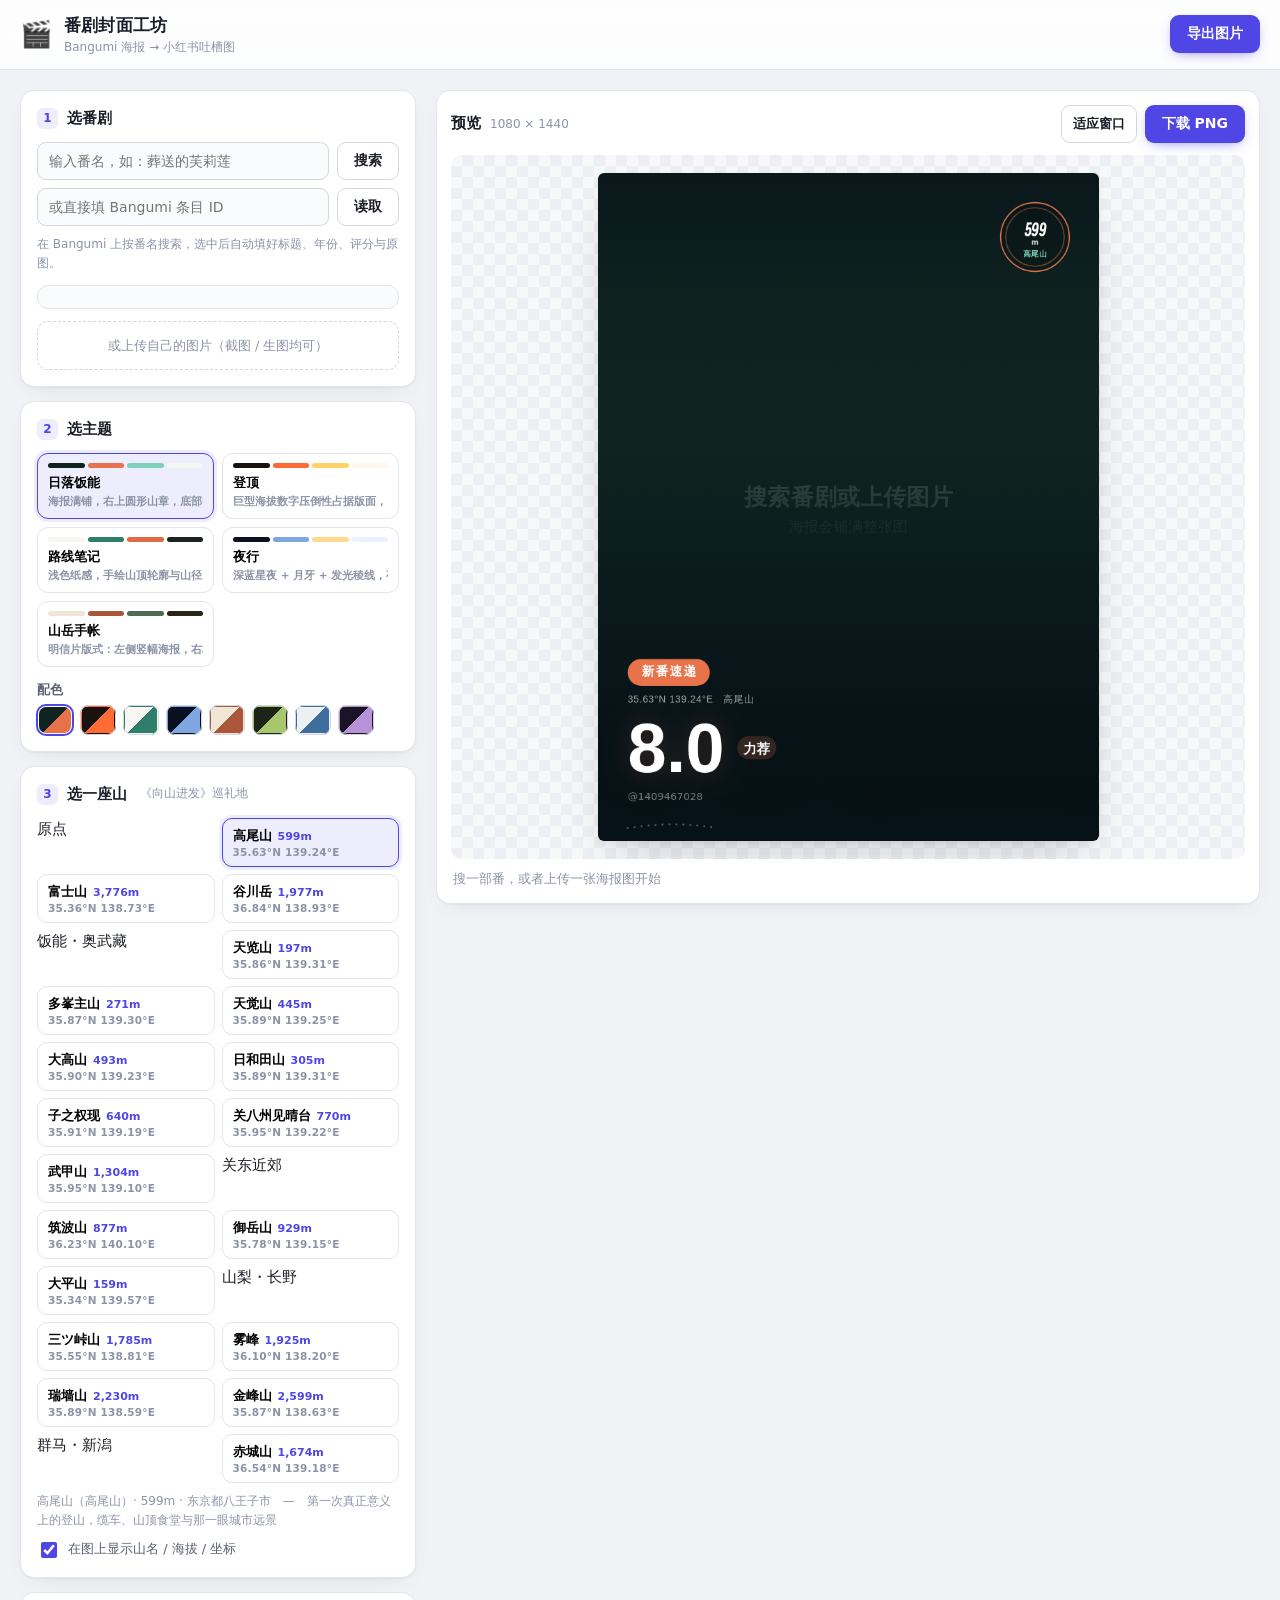
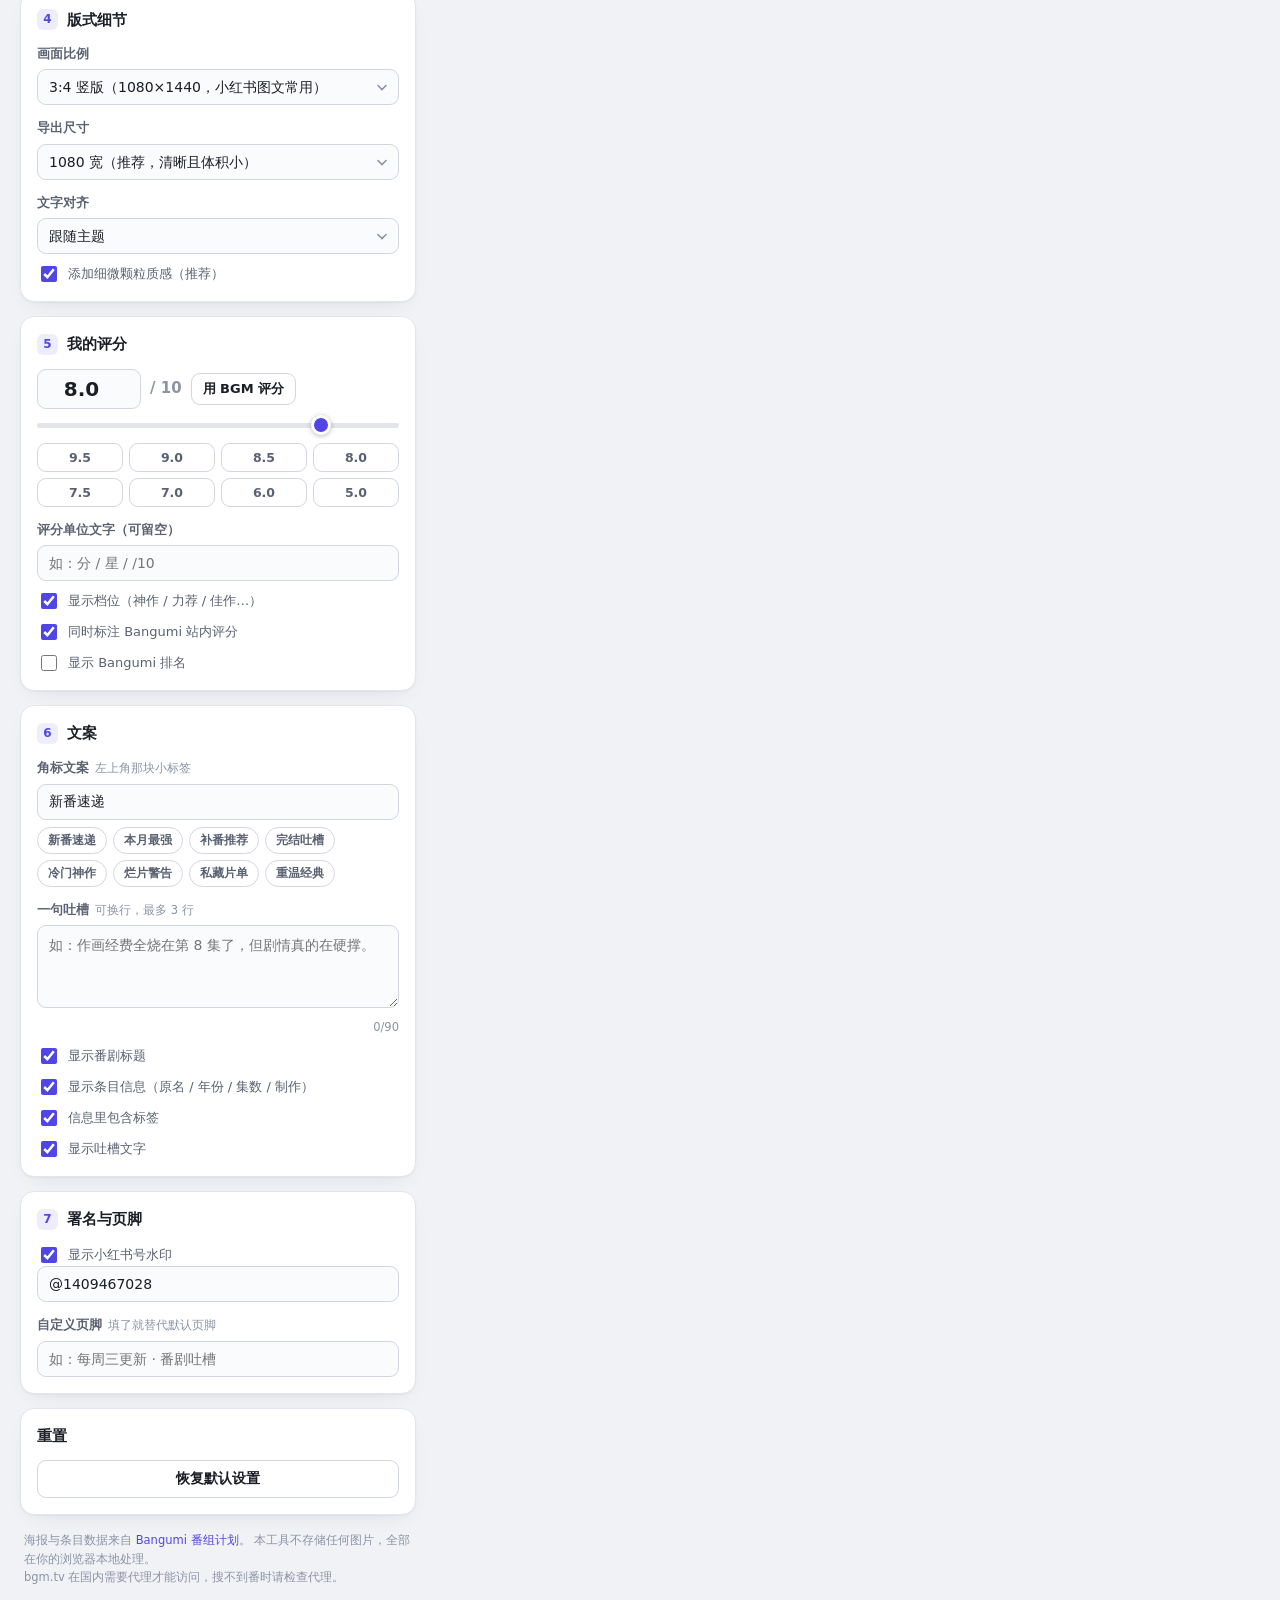
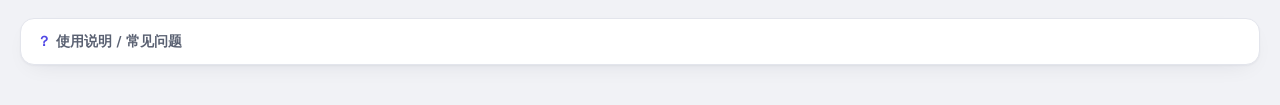
<file: index.html>
<!DOCTYPE html>
<html lang="zh-CN">
<head>
<meta charset="UTF-8">
<meta name="viewport" content="width=device-width, initial-scale=1, viewport-fit=cover">
<title>番剧封面工坊 · 小红书吐槽图生成器</title>
<meta name="description" content="从 Bangumi 番组计划取番剧海报，套用多种主题包装成小红书竖版图，可自定义评分与角标文案。">
<link rel="stylesheet" href="fonts/smiley.css">
<link rel="stylesheet" href="styles.css">
<link rel="icon" href="data:image/svg+xml,<svg xmlns='http://www.w3.org/2000/svg' viewBox='0 0 100 100'><text y='.9em' font-size='90'>🎬</text></svg>">
</head>
<body>

<header class="topbar">
  <div class="brand">
    <span class="logo">🎬</span>
    <div>
      <h1>番剧封面工坊</h1>
      <p>Bangumi 海报 → 小红书吐槽图</p>
    </div>
  </div>
  <button id="btnExportTop" class="primary">导出图片</button>
</header>

<main class="layout">

  <!-- ============ 左栏：选项 ============ -->
  <aside class="panel" id="panel">

    <!-- 1. 选番 -->
    <section class="card" data-card="1">
      <h2 class="card-head" data-card="1"><i>1</i>选番剧<button type="button" class="card-toggle" aria-label="展开或收起"></button></h2>
      <div class="search-row">
        <input id="q" type="search" placeholder="输入番名，如：葬送的芙莉莲" autocomplete="off" enterkeyhint="search">
        <button id="btnSearch" class="ghost">搜索</button>
      </div>
      <div class="row-inline">
        <input id="bgmId" type="text" inputmode="numeric" placeholder="或直接填 Bangumi 条目 ID">
        <button id="btnLoadId" class="ghost">读取</button>
      </div>
      <p class="hint" id="searchStatus">在 Bangumi 上按番名搜索，选中后自动填好标题、年份、评分与原图。</p>
      <div id="results" class="results"></div>
      <div id="subjectCard" class="subject-card" hidden></div>

      <label class="drop" id="drop">
        <input type="file" id="fileInput" accept="image/*" hidden>
        <span>或上传自己的图片（截图 / 生图均可）</span>
      </label>
    </section>

    <!-- 2. 主题 -->
    <section class="card" data-card="2">
      <h2 class="card-head" data-card="2"><i>2</i>选主题<button type="button" class="card-toggle" aria-label="展开或收起"></button></h2>
      <div id="themeGrid" class="theme-grid"></div>
      <div class="field">
        <label>配色</label>
        <div id="paletteRow" class="swatches"></div>
      </div>
    </section>

    <!-- 3. 选一座山 -->
    <section class="card" data-card="3">
      <h2 class="card-head" data-card="3"><i>3</i>选一座山<span class="tip-inline">《向山进发》巡礼地</span><button type="button" class="card-toggle" aria-label="展开或收起"></button></h2>
      <div id="mountainGrid" class="mountain-grid"></div>
      <p class="hint" id="mountainNote">每座山的海拔与经纬度都会印在图上。</p>
      <label class="check"><input type="checkbox" id="showMountain" checked> 在图上显示山名 / 海拔 / 坐标</label>
    </section>

    <!-- 4. 版式细节 -->
    <section class="card" data-card="4">
      <h2 class="card-head" data-card="4"><i>4</i>版式细节<button type="button" class="card-toggle" aria-label="展开或收起"></button></h2>
      <div class="field">
        <label>画面比例</label>
        <select id="ratio">
          <option value="3:4">3:4 竖版（1080×1440，小红书图文常用）</option>
          <option value="4:5">4:5 竖版（1080×1350，信息流占位大）</option>
          <option value="9:16">9:16 全屏竖版（1080×1920，适合视频封面）</option>
          <option value="1:1">1:1 方形（1080×1080）</option>
        </select>
      </div>
      <div class="field">
        <label>导出尺寸</label>
        <select id="exportWidth">
          <option value="1080">1080 宽（推荐，清晰且体积小）</option>
          <option value="1440">1440 宽（更清晰，体积大）</option>
          <option value="720">720 宽（体积最小）</option>
        </select>
      </div>
      <div class="field">
        <label>文字对齐</label>
        <select id="alignOverride">
          <option value="auto">跟随主题</option>
          <option value="left">统一左对齐</option>
          <option value="center">统一居中</option>
        </select>
      </div>
      <label class="check"><input type="checkbox" id="grain" checked> 添加细微颗粒质感（推荐）</label>
    </section>

    <!-- 5. 我的评分 -->
    <section class="card" data-card="5">
      <h2 class="card-head" data-card="5"><i>5</i>我的评分<button type="button" class="card-toggle" aria-label="展开或收起"></button></h2>
      <div class="score-row">
        <input id="userScore" type="number" min="0" max="10" step="0.1" inputmode="decimal" placeholder="7.8">
        <span class="score-unit">/ 10</span>
        <button id="btnUseBgm" class="ghost small" title="把 Bangumi 站内评分填进来">用 BGM 评分</button>
      </div>
      <input id="scoreRange" type="range" min="0" max="10" step="0.1" value="7.8" class="range">
      <div class="quick-scores">
        <button data-score="9.5">9.5</button><button data-score="9.0">9.0</button>
        <button data-score="8.5">8.5</button><button data-score="8.0">8.0</button>
        <button data-score="7.5">7.5</button><button data-score="7.0">7.0</button>
        <button data-score="6.0">6.0</button><button data-score="5.0">5.0</button>
      </div>
      <div class="field">
        <label>评分单位文字（可留空）</label>
        <input id="scoreUnit" type="text" placeholder="如：分 / 星 / /10" maxlength="8">
      </div>
      <label class="check"><input type="checkbox" id="showTier" checked> 显示档位（神作 / 力荐 / 佳作…）</label>
      <label class="check"><input type="checkbox" id="showBgm" checked> 同时标注 Bangumi 站内评分</label>
      <label class="check"><input type="checkbox" id="showRank" checked> 显示 Bangumi 排名</label>
    </section>

    <!-- 6. 文案 -->
    <section class="card" data-card="6">
      <h2 class="card-head" data-card="6"><i>6</i>文案<button type="button" class="card-toggle" aria-label="展开或收起"></button></h2>
      <div class="field">
        <label>角标文案<span class="tip">左上角那块小标签</span></label>
        <input id="badge" type="text" placeholder="如：新番速递 / 七月最强 / 补番推荐" maxlength="20">
        <div class="quick-tags" id="badgePresets"></div>
      </div>
      <div class="field">
        <label>一句吐槽<span class="tip">可换行，最多 3 行</span></label>
        <textarea id="comment" rows="3" placeholder="如：作画经费全烧在第 8 集了，但剧情真的在硬撑。"></textarea>
        <div class="counter"><span id="commentCount">0</span>/90</div>
      </div>
      <label class="check"><input type="checkbox" id="showTitle" checked> 显示番剧标题</label>
      <label class="check"><input type="checkbox" id="showMeta" checked> 显示条目信息（原名 / 年份 / 集数 / 制作）</label>
      <label class="check"><input type="checkbox" id="showTags" checked> 信息里包含标签</label>
      <label class="check"><input type="checkbox" id="showComment" checked> 显示吐槽文字</label>
    </section>

    <!-- 7. 署名 -->
    <section class="card" data-card="7">
      <h2 class="card-head" data-card="7"><i>7</i>署名与页脚<button type="button" class="card-toggle" aria-label="展开或收起"></button></h2>
      <label class="check"><input type="checkbox" id="watermark" checked> 显示小红书号水印</label>
      <input id="xhsId" type="text" placeholder="@你的小红书号" maxlength="24">
      <div class="field">
        <label>自定义页脚<span class="tip">填了就替代默认页脚</span></label>
        <input id="footerCustom" type="text" placeholder="如：每周三更新 · 番剧吐槽" maxlength="30">
      </div>
    </section>

    <section class="card">
      <h2>重置</h2>
      <button id="btnReset" class="ghost wide">恢复默认设置</button>
    </section>

    <p class="credit">
      海报与条目数据来自 <a href="https://bgm.tv" target="_blank" rel="noopener">Bangumi 番组计划</a>。
      本工具不存储任何图片，全部在你的浏览器本地处理。<br>
      bgm.tv 在国内需要代理才能访问，搜不到番时请检查代理。
    </p>
  </aside>

  <!-- ============ 右栏：预览 ============ -->
  <section class="stage">
    <div class="stage-head">
      <div class="stage-title">
        <strong>预览</strong>
        <span id="canvasSize">1080 × 1440</span>
      </div>
      <div class="stage-actions">
        <button id="btnFit" class="ghost small" title="缩放预览">适应窗口</button>
        <button id="btnExport" class="primary">下载 PNG</button>
      </div>
    </div>
    <div class="canvas-wrap" id="canvasWrap">
      <canvas id="canvas" width="1080" height="1440"></canvas>
      <div id="skeleton" class="skeleton">
        <div class="sk-inner">
          <div class="sk-poster"></div>
          <div class="sk-line w70"></div>
          <div class="sk-line w45"></div>
        </div>
        <p>搜一部番，或者上传一张海报图开始</p>
      </div>
    </div>
    <p class="stage-foot" id="stageMsg"></p>
    <p class="mobile-bar-spacer"></p>
  </section>
</main>

<!-- 手机端悬浮操作条 -->
<div class="mobile-bar">
  <button id="btnPanel" class="ghost">⚙︎ 设置</button>
  <button id="btnExportM" class="primary">下载 PNG</button>
</div>

<div id="toast" class="toast"></div>

<details class="help">
  <summary>使用说明 / 常见问题</summary>
  <div class="help-body">
    <h3>三步出一张图</h3>
    <ol>
      <li>搜番名 → 点搜索结果，标题、年份、评分、海报自动填好</li>
      <li>选主题和配色，填你自己的评分与角标文案</li>
      <li>点「下载 PNG」保存到相册，直接发小红书</li>
    </ol>
    <h3>「雪村葵」主题</h3>
    <ul>
      <li>这是默认主题：<strong>海报铺满整张画面</strong>，标题和评分直接叠压在图上，海报最显眼。</li>
      <li>角标斜贴在左上角；画面里藏着等高线、山脊线、登山路线圆点，以及右下角一行 <code>36.84°N 138.93°E　谷川岳</code>。</li>
    </ul>
    <h3>说明</h3>
    <ul>
      <li>图片和文字全部在浏览器本地生成，不会上传到任何服务器。</li>
      <li><strong>搜不到番？</strong>bgm.tv 在国内被墙，需要设备上开着代理。不想开代理就点「或上传自己的图片」，标题评分手动填，功能一样完整。</li>
      <li>海报取自 Bangumi 官方接口，为适配画布跨域导出，取的是 <code>/r/800/</code> 缩放图（长边不超过 800px）。</li>
      <li>设置会自动记住，下次打开还是你上次的样子。</li>
    </ul>
  </div>
</details>

<script type="module" src="js/app.js"></script>
</body>
</html>
</file>
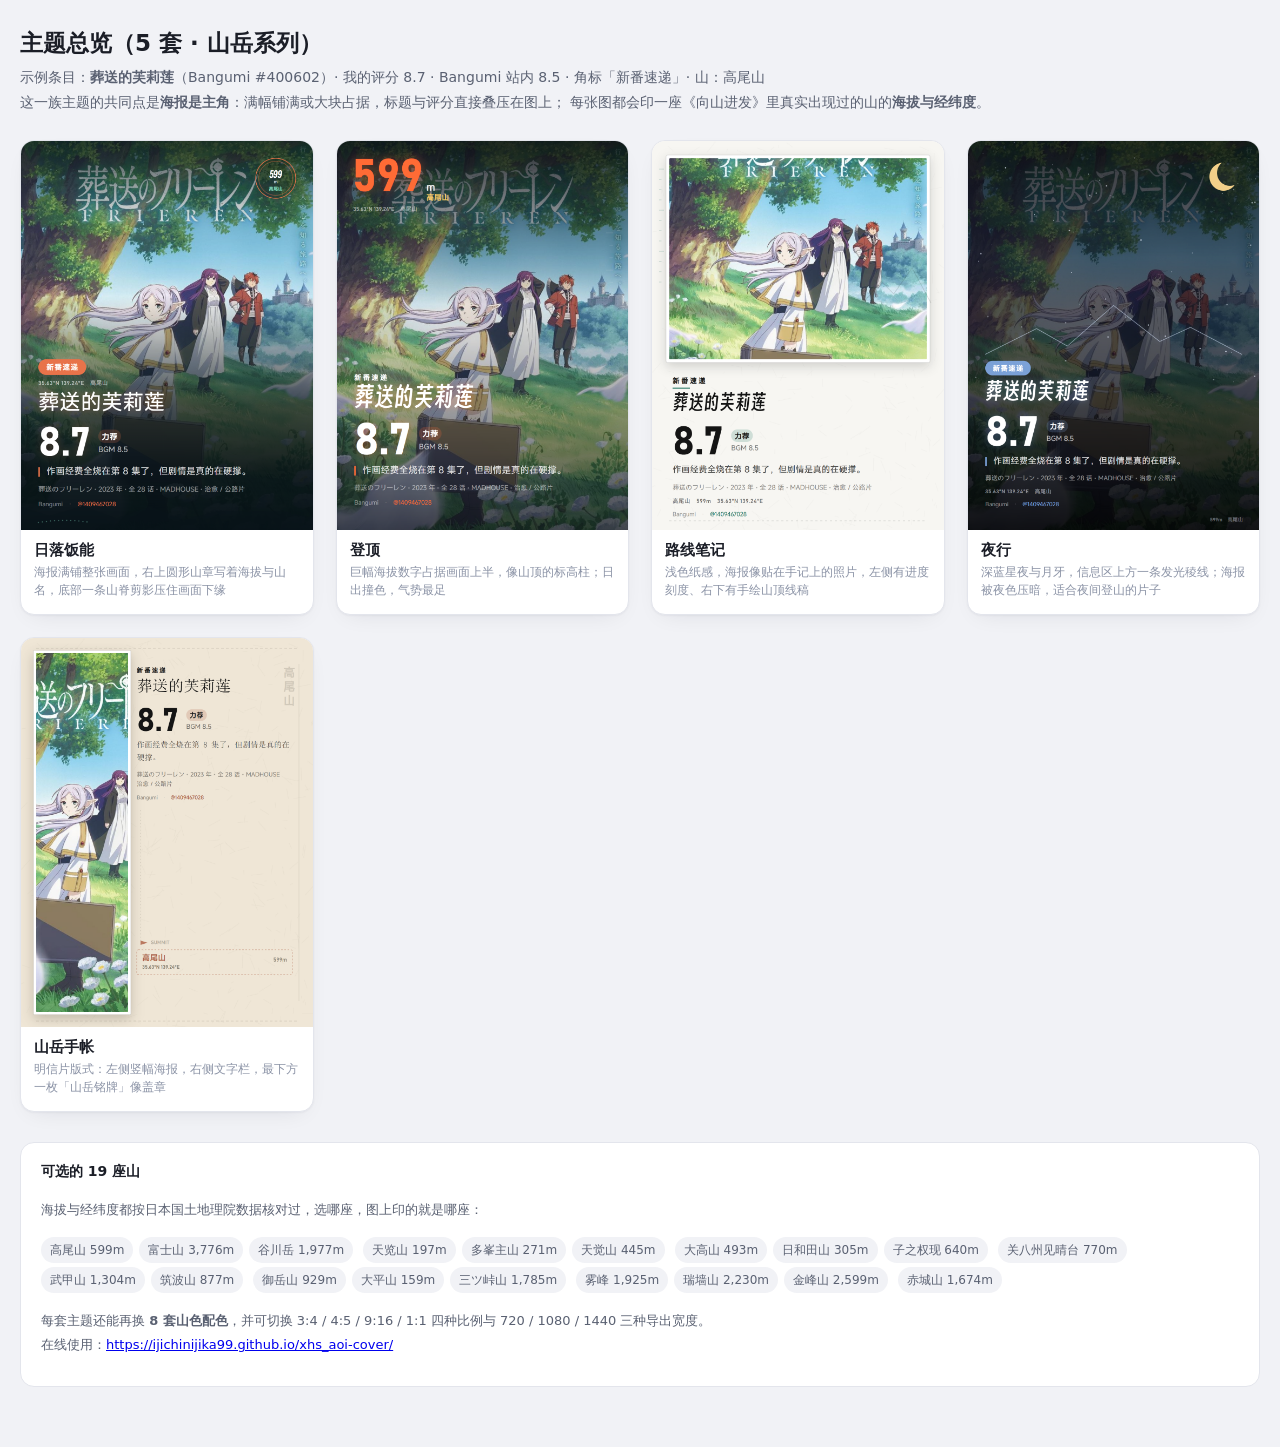
<file: docs/主题总览.html>
<!DOCTYPE html>
<html lang="zh-CN">
<head>
<meta charset="UTF-8">
<meta name="viewport" content="width=device-width, initial-scale=1">
<title>主题总览 · 番剧封面工坊</title>
<style>
  :root { --ink:#1B1E27; --ink2:#5A6172; --ink3:#8B93A6; --line:#E3E5EC; --bg:#F1F2F6; --accent:#4F46E5; }
  * { box-sizing:border-box; }
  body { margin:0; padding:28px 20px 60px; background:var(--bg); color:var(--ink);
    font-family:"MiSans","HarmonyOS Sans SC","PingFang SC","Noto Sans SC","Microsoft YaHei",system-ui,sans-serif; }
  header { max-width:1400px; margin:0 auto 26px; }
  h1 { margin:0 0 6px; font-size:23px; }
  header p { margin:0; color:var(--ink2); font-size:14px; line-height:1.75; }
  header a { color:var(--accent); }
  .grid { max-width:1400px; margin:0 auto; display:grid; gap:22px;
    grid-template-columns:repeat(auto-fill, minmax(258px, 1fr)); }
  .card { margin:0; background:#fff; border:1px solid var(--line); border-radius:14px;
    overflow:hidden; box-shadow:0 1px 2px rgba(20,24,40,.04), 0 8px 24px -12px rgba(20,24,40,.12); }
  .card img { display:block; width:100%; height:auto; background:#EDEFF4; }
  figcaption { padding:11px 13px 14px; }
  figcaption strong { display:block; font-size:14.5px; margin-bottom:3px; }
  figcaption span { display:block; font-size:12px; color:var(--ink3); line-height:1.55; }
  .note { max-width:1400px; margin:30px auto 0; padding:16px 20px; background:#fff;
    border:1px solid var(--line); border-radius:14px; font-size:13px; color:var(--ink2); line-height:1.85; }
  .note code { background:#EEEDFD; padding:1px 5px; border-radius:4px; color:var(--accent); }
  .note h3 { margin:0 0 8px; font-size:14px; color:var(--ink); }
  .mtn { display:inline-block; margin:2px 6px 2px 0; padding:2px 9px; border-radius:99px;
    background:#F1F2F6; font-size:12px; color:var(--ink2); }
</style>
</head>
<body>
<header>
  <h1>主题总览（5 套 · 山岳系列）</h1>
  <p>示例条目：<strong>葬送的芙莉莲</strong>（Bangumi #400602）· 我的评分 8.7 · Bangumi 站内 8.5 · 角标「新番速递」· 山：高尾山<br>
  这一族主题的共同点是<strong>海报是主角</strong>：满幅铺满或大块占据，标题与评分直接叠压在图上；
  每张图都会印一座《向山进发》里真实出现过的山的<strong>海拔与经纬度</strong>。</p>
</header>
<div class="grid">
    <figure class="card">
      <img src="themes/sunset.png" alt="日落饭能 主题示例" loading="lazy">
      <figcaption>
        <strong>日落饭能</strong>
        <span>海报满铺整张画面，右上圆形山章写着海拔与山名，底部一条山脊剪影压住画面下缘</span>
      </figcaption>
    </figure>
    <figure class="card">
      <img src="themes/summit.png" alt="登顶 主题示例" loading="lazy">
      <figcaption>
        <strong>登顶</strong>
        <span>巨幅海拔数字占据画面上半，像山顶的标高柱；日出撞色，气势最足</span>
      </figcaption>
    </figure>
    <figure class="card">
      <img src="themes/trail.png" alt="路线笔记 主题示例" loading="lazy">
      <figcaption>
        <strong>路线笔记</strong>
        <span>浅色纸感，海报像贴在手记上的照片，左侧有进度刻度、右下有手绘山顶线稿</span>
      </figcaption>
    </figure>
    <figure class="card">
      <img src="themes/night.png" alt="夜行 主题示例" loading="lazy">
      <figcaption>
        <strong>夜行</strong>
        <span>深蓝星夜与月牙，信息区上方一条发光稜线；海报被夜色压暗，适合夜间登山的片子</span>
      </figcaption>
    </figure>
    <figure class="card">
      <img src="themes/journal.png" alt="山岳手帐 主题示例" loading="lazy">
      <figcaption>
        <strong>山岳手帐</strong>
        <span>明信片版式：左侧竖幅海报，右侧文字栏，最下方一枚「山岳铭牌」像盖章</span>
      </figcaption>
    </figure>
</div>
<div class="note">
  <h3>可选的 19 座山</h3>
  <p>海拔与经纬度都按日本国土地理院数据核对过，选哪座，图上印的就是哪座：</p>
  <p>
    <span class="mtn">高尾山 599m</span><span class="mtn">富士山 3,776m</span><span class="mtn">谷川岳 1,977m</span>
    <span class="mtn">天览山 197m</span><span class="mtn">多峯主山 271m</span><span class="mtn">天觉山 445m</span>
    <span class="mtn">大高山 493m</span><span class="mtn">日和田山 305m</span><span class="mtn">子之权现 640m</span>
    <span class="mtn">关八州见晴台 770m</span><span class="mtn">武甲山 1,304m</span><span class="mtn">筑波山 877m</span>
    <span class="mtn">御岳山 929m</span><span class="mtn">大平山 159m</span><span class="mtn">三ツ峠山 1,785m</span>
    <span class="mtn">雾峰 1,925m</span><span class="mtn">瑞墙山 2,230m</span><span class="mtn">金峰山 2,599m</span>
    <span class="mtn">赤城山 1,674m</span>
  </p>
  <p style="margin-top:14px">
    每套主题还能再换 <strong>8 套山色配色</strong>，并可切换 3:4 / 4:5 / 9:16 / 1:1 四种比例与 720 / 1080 / 1440 三种导出宽度。<br>
    在线使用：<a href="https://ijichinijika99.github.io/xhs_aoi-cover/" target="_blank" rel="noopener">https://ijichinijika99.github.io/xhs_aoi-cover/</a>
  </p>
</div>
</body>
</html>
</file>
<file: fonts/smiley.css>
@font-face {font-family: 'Smiley Sans Oblique';src: local('Smiley Sans Oblique'), url('L1_4e00_192.woff2');unicode-range: U+4E00-4E02,U+4E03,U+4E07-4E0C,U+4E0D-4E0F,U+4E10-4E12,U+4E13-4E15,U+4E16,U+4E18-4E1E,U+4E1F,U+4E22,U+4E24-4E28,U+4E2A-4E2C,U+4E2D,U+4E30,U+4E32,U+4E34,U+4E38-4E3C,U+4E3D-4E3F,U+4E43,U+4E45,U+4E48-4E4A,U+4E4B-4E51,U+4E52-4E55,U+4E56,U+4E58-4E5A,U+4E5D-4E62,U+4E66,U+4E70-4E72,U+4E73,U+4E7E,U+4E82,U+4E86,U+4E88-4E8A,U+4E8B-4E8D,U+4E8E-4E90,U+4E91-4E93,U+4E94-4E96,U+4E9A-4E9C,U+4E9E,U+4EA1-4EA3,U+4EA4-4EA8,U+4EA9,U+4EAB-4EAF,U+4EB2,U+4EBA,U+4EBF-4EC2,U+4EC5-4EC8,U+4ECA-4ECC,U+4ECD-4ECF,U+4ED1,U+4ED3-4ED5,U+4ED6-4EDA,U+4EE3-4EE6,U+4EEA,U+4EEC,U+4EF0,U+4EF2,U+4EF6-4EF8,U+4EFB,U+4EFD,U+4EFF,U+4F01,U+4F0A,U+4F0D,U+4F0F-4F12,U+4F17-4F1B,U+4F1E-4F21,U+4F24,U+4F26,U+4F2A,U+4F2F-4F31,U+4F34,U+4F36,U+4F38,U+4F3A,U+4F3C,U+4F43,U+4F46,U+4F4D-4F52,U+4F53,U+4F55,U+4F59,U+4F5B-4F5D,U+4F60,U+4F63,U+4F69,U+4F73,U+4F7F,U+4F84,U+4F86,U+4F88,U+4F8B,U+4F8D,U+4F96,U+4F9B,U+4F9D,U+4FA0,U+4FA3,U+4FA5-4FA9,U+4FAE-4FB0,U+4FB5-4FB7,U+4FBF,U+4FC3-4FC5,U+4FCA,U+4FCF-4FD1,U+4FD7-4FD9,U+4FDD,U+4FE0-4FE2,U+4FE9;}
@font-face {font-family: 'Smiley Sans Oblique';src: local('Smiley Sans Oblique'), url('L1_4fea_192.woff2');unicode-range: U+4FEA,U+4FED-4FF0,U+4FF1,U+4FFA,U+5006,U+5009,U+500B,U+500D,U+5011-5013,U+5014,U+5018-501B,U+501F,U+5021,U+5026,U+502B,U+503A,U+503C,U+503E,U+5047,U+5049,U+504E-5050,U+505A,U+505C,U+5065,U+5074-5078,U+507F,U+5085,U+508D,U+5091,U+5098-509A,U+50A8,U+50AC-50AE,U+50B2-50B4,U+50B5,U+50B7,U+50BB,U+50BE,U+50C5,U+50CF,U+50D1,U+50DA,U+50DE,U+50E5,U+50E7,U+50F5,U+50F9,U+50FB,U+5100,U+5104,U+5109,U+5112,U+511F,U+512A,U+5132,U+513F,U+5141,U+5143-5147,U+5148-514A,U+514B-514E,U+5151-5153,U+5154,U+515A,U+515C,U+5162,U+5165,U+5167-516A,U+516B-516E,U+5170-5172,U+5173-517A,U+517B-517E,U+5180,U+5185,U+5188-518B,U+518C-518E,U+5192,U+5197,U+5199,U+519B-519D,U+51A0,U+51A4-51A6,U+51AC,U+51AF-51B1,U+51B2-51B4,U+51B5-51B8,U+51BB,U+51C0,U+51C4,U+51C6,U+51C9,U+51CC-51CE,U+51CF,U+51D1,U+51DB-51DE,U+51E0-51E2,U+51E4,U+51ED,U+51EF-51F2,U+51F3,U+51F6,U+51F8-51FC,U+51FD,U+51FF-5202,U+5203,U+5206-5208,U+520A,U+5211-5213,U+5217-521C,U+521D,U+5220,U+5224-5226,U+5228-522C,U+522E,U+5230,U+5236-523C,U+5242-5244,U+5247,U+524A,U+524D,U+5251,U+5254,U+5256,U+525B,U+525D,U+5265,U+5267;}
@font-face {font-family: 'Smiley Sans Oblique';src: local('Smiley Sans Oblique'), url('L1_5268_192.woff2');unicode-range: U+5268,U+5269-526B,U+526F,U+5272,U+5275,U+527F,U+5283,U+5287-528A,U+528D,U+5291,U+529B,U+529D-52A2,U+52A3,U+52A8-52AC,U+52B1-52B4,U+52BF,U+52C1,U+52C3,U+52C7,U+52C9,U+52CB,U+52D2,U+52D5,U+52D8-52DA,U+52DD-52E0,U+52E2,U+52E4,U+52F3,U+52F5,U+52F8,U+52FA-52FC,U+52FE-5301,U+5305-5307,U+5308,U+5315-5318,U+5319,U+5320,U+5323,U+532A,U+5339-533C,U+533E-5342,U+5343,U+5347-534B,U+534E-5350,U+5351-5358,U+535A,U+535C,U+5360-5363,U+5364,U+5366-5368,U+536B,U+536F-5372,U+5373-5376,U+5377-5379,U+537B,U+537F,U+5382,U+5385-5387,U+5389,U+538B-538D,U+5395,U+5398,U+539A,U+539F,U+53A2,U+53A6,U+53A8,U+53AD,U+53B2,U+53BB,U+53BF,U+53C1-53C4,U+53C8-53CE,U+53D1,U+53D4,U+53D6-53DA,U+53DB,U+53E0,U+53E2-53E7,U+53E8-53F1,U+53F2-53F4,U+53F6-53FA,U+53FC-53FE,U+5401,U+5403-5405,U+5406,U+5408-540B,U+540C-5412,U+5413,U+5415,U+5417,U+541B,U+541D-5421,U+5426-542A,U+542B-5430,U+5431,U+5433-5436,U+5438-543A,U+543B;}
@font-face {font-family: 'Smiley Sans Oblique';src: local('Smiley Sans Oblique'), url('L1_543c_192.woff2');unicode-range: U+543C,U+543E,U+5440,U+5442,U+5446,U+5448,U+544A,U+5450,U+5455,U+5458,U+545B-545D,U+5462,U+5468,U+5473,U+5475,U+547B-547E,U+5484,U+548B-548D,U+548F-5491,U+5492,U+5495-5497,U+5499,U+54A7-54A9,U+54AA,U+54AC,U+54B1,U+54B3,U+54B8,U+54BD,U+54C0-54C2,U+54C4,U+54C6-54CA,U+54CD-54CF,U+54D1,U+54D7,U+54DF,U+54E1,U+54E5-54E7,U+54E8-54EB,U+54ED-54EF,U+54F2,U+54FA,U+54FC,U+5501,U+5506-5508,U+5509,U+5510,U+5520,U+5524,U+5527,U+552C,U+552E-5530,U+5531,U+553E,U+5543-5545,U+5546,U+554A,U+554F,U+5553,U+555E,U+5561,U+5564-5567,U+556A,U+5570,U+5578,U+557C,U+5582,U+5584,U+5587,U+5589-558B,U+5598,U+559A,U+559C-559E,U+55A7,U+55AA,U+55AC,U+55AE,U+55B2-55B4,U+55B7,U+55BB,U+55C5-55C7,U+55CE,U+55D3,U+55DA,U+55DC,U+55E1,U+55E6,U+55FD,U+5600,U+5609,U+5614,U+5617,U+561B,U+5629,U+562F,U+5631-5633,U+5634,U+5636,U+5639,U+563B,U+563F,U+5668-566B,U+5674,U+5678,U+5687,U+568E,U+56A3,U+56A8,U+56B4,U+56B7,U+56BC,U+56C2,U+56CA,U+56D1,U+56DA-56DC,U+56DE,U+56E0,U+56E2,U+56E4,U+56EA,U+56ED,U+56F0-56F2,U+56F4,U+56FA,U+56FD-56FF,U+5703,U+5706,U+5708,U+570B,U+570D,U+5712-5714,U+5716,U+5718,U+571F,U+5723,U+5728,U+5730,U+573A,U+573E,U+5740,U+5747,U+574A,U+574E-5752,U+5757,U+575A-575C,U+575D,U+575F-5762,U+5764,U+5766,U+576A,U+576F,U+5777,U+5782-5784;}
@font-face {font-family: 'Smiley Sans Oblique';src: local('Smiley Sans Oblique'), url('L1_5784_192.woff2');unicode-range: U+5784,U+578B,U+5792,U+579B,U+57A2,U+57A6,U+57AB,U+57AE,U+57C2-57C4,U+57CB,U+57CE,U+57DF-57E1,U+57F7,U+57F9-57FB,U+5802,U+5805-5807,U+5815,U+5821,U+5824,U+582A,U+582F-5832,U+5834-5836,U+583F,U+584A,U+584C,U+5851,U+5854,U+5857-5859,U+585E,U+586B,U+5875,U+5883,U+5885,U+588A,U+5893,U+5899,U+589C,U+589E-58A0,U+58A8-58AA,U+58AE,U+58B3,U+58BE,U+58C1,U+58C7,U+58D3,U+58D8,U+58DE-58E0,U+58E4,U+58E9,U+58EB-58ED,U+58EE-58F1,U+58F3,U+58F6,U+58F9-58FB,U+58FD,U+5904,U+5907,U+590D,U+590F,U+5915-5917,U+591A,U+591C,U+591F-5921,U+5922,U+5925,U+5927,U+5929-592C,U+592D-5930,U+5931,U+5934,U+5937-593B,U+593E,U+5947-594A,U+594B,U+594F,U+5951,U+5954,U+5956-5958,U+5960,U+5962,U+5965,U+5967,U+596A,U+596E,U+5973-5975,U+5976,U+5978-597A,U+597D,U+5982-5985,U+5986-5989,U+5992-5994,U+5996,U+5999,U+599D,U+59A5,U+59A8,U+59AE,U+59B3,U+59B9,U+59BB,U+59C6,U+59CA-59CC,U+59D0-59D2,U+59D3-59D5,U+59DA,U+59DC,U+59E5,U+59E8,U+59FB,U+59FF,U+5A01,U+5A03-5A05,U+5A07,U+5A18,U+5A1B-5A1D,U+5A1F,U+5A25,U+5A31,U+5A36,U+5A41,U+5A46,U+5A49,U+5A5A,U+5A66,U+5A6A,U+5A74,U+5A76,U+5A7F,U+5A92,U+5A9A,U+5AB3,U+5ABD,U+5AC1-5AC3,U+5AC9,U+5ACC,U+5AE9,U+5B0C,U+5B30,U+5B38,U+5B50,U+5B54-5B56,U+5B57-5B5A,U+5B5D,U+5B5F,U+5B63-5B65,U+5B66,U+5B69,U+5B6B;}
@font-face {font-family: 'Smiley Sans Oblique';src: local('Smiley Sans Oblique'), url('L1_5b6c_192.woff2');unicode-range: U+5B6C,U+5B75,U+5B78,U+5B7D,U+5B81,U+5B83,U+5B85,U+5B87-5B8A,U+5B8B-5B8D,U+5B8F,U+5B97-5B9F,U+5BA0-5BA5,U+5BA6,U+5BAA-5BAC,U+5BAE,U+5BB0,U+5BB3-5BB7,U+5BB9,U+5BBD-5BC0,U+5BC2,U+5BC4-5BC8,U+5BCC,U+5BD2-5BD4,U+5BDD-5BE0,U+5BE1-5BE3,U+5BE5-5BE7,U+5BE8-5BEA,U+5BEB-5BED,U+5BF5-5BF7,U+5BF8-5BFD,U+5BFF,U+5C01,U+5C04,U+5C06-5C0C,U+5C0D-5C10,U+5C11,U+5C14,U+5C16,U+5C18,U+5C1A,U+5C1D,U+5C24,U+5C27,U+5C2C,U+5C31,U+5C34,U+5C38,U+5C3A,U+5C3C-5C43,U+5C45-5C47,U+5C48-5C4C,U+5C4D-5C50,U+5C51,U+5C55,U+5C5C,U+5C5E,U+5C60-5C63,U+5C64-5C66,U+5C6C,U+5C6F,U+5C71,U+5C79,U+5C7F,U+5C81-5C83,U+5C94,U+5C96-5C98,U+5C9B,U+5CA1,U+5CA9,U+5CAD,U+5CB3,U+5CB8,U+5CE1,U+5CE6,U+5CE8,U+5CED,U+5CF0,U+5CF6,U+5CFB,U+5CFD,U+5D07,U+5D0E,U+5D14,U+5D16-5D18,U+5D1B,U+5D29,U+5D2D,U+5D4C,U+5D84,U+5DBA,U+5DBC-5DBE,U+5DC5,U+5DCD,U+5DD2,U+5DDD-5DDF,U+5DE1-5DE3,U+5DE5-5DEA,U+5DEB,U+5DEE,U+5DF1-5DF5,U+5DF7,U+5DFE,U+5E01-5E04,U+5E05-5E07,U+5E08,U+5E0C,U+5E10,U+5E15-5E17,U+5E18,U+5E1A,U+5E1C-5E1E,U+5E25-5E27,U+5E2B,U+5E2D-5E2F,U+5E33,U+5E36;}
@font-face {font-family: 'Smiley Sans Oblique';src: local('Smiley Sans Oblique'), url('L1_5e37_192.woff2');unicode-range: U+5E37-5E39,U+5E3D,U+5E45,U+5E4C,U+5E55,U+5E5F,U+5E62-5E64,U+5E6B,U+5E72-5E75,U+5E76,U+5E78-5E7A,U+5E7B-5E80,U+5E84,U+5E86-5E88,U+5E8A,U+5E8F-5E91,U+5E93-5E96,U+5E97,U+5E99-5E9B,U+5E9C,U+5E9E-5EA0,U+5EA6-5EA8,U+5EAB,U+5EAD,U+5EB5-5EB9,U+5EC1-5EC3,U+5EC8-5ECB,U+5ED3,U+5EDA,U+5EDF-5EE1,U+5EE2-5EE4,U+5EEC,U+5EF3,U+5EF6-5EF8,U+5EFA,U+5F00,U+5F02-5F05,U+5F0A,U+5F0F,U+5F13,U+5F15,U+5F17-5F19,U+5F1B,U+5F1F-5F21,U+5F25-5F28,U+5F2F,U+5F31,U+5F35,U+5F37,U+5F39-5F3B,U+5F48,U+5F4C,U+5F4E,U+5F52-5F54,U+5F55,U+5F59,U+5F62,U+5F64,U+5F69-5F6B,U+5F6C-5F6E,U+5F70-5F72,U+5F79,U+5F7B-5F7D,U+5F80-5F82,U+5F84-5F86,U+5F88,U+5F8A-5F8D,U+5F90-5F93,U+5F97-5F9A,U+5F9E,U+5FA1,U+5FAA,U+5FAE,U+5FB7,U+5FB9,U+5FBD,U+5FC3,U+5FC5-5FC7,U+5FCC-5FCE,U+5FD7-5FDA,U+5FE0,U+5FE7,U+5FEB,U+5FF1,U+5FF5,U+5FFD,U+5FFF-6002,U+600E,U+6012,U+6014-6017,U+601C-601E,U+6020-6022,U+6025,U+6027-6029,U+602A,U+602F,U+603B,U+6043,U+604B,U+604D,U+6050,U+6052,U+6055,U+6062,U+6064-6066,U+6068-606A,U+606C-606E,U+606F-6071,U+6073,U+6076,U+607C,U+6084-6086,U+6089,U+608D,U+6094,U+6096,U+609F-60A1,U+60A3,U+60A6,U+60A8,U+60AC,U+60AF,U+60B2,U+60B4,U+60B6,U+60BC,U+60C5,U+60CA-60CC,U+60D1;}
@font-face {font-family: 'Smiley Sans Oblique';src: local('Smiley Sans Oblique'), url('L1_60d2_192.woff2');unicode-range: U+60D2,U+60D5,U+60DC,U+60DF-60E2,U+60E6-60EA,U+60EB,U+60ED,U+60EF-60F2,U+60F3,U+60F6,U+60F9,U+6101,U+6108-610A,U+610F,U+6115,U+611A-611C,U+611F,U+6123-6125,U+6127,U+613F,U+6148,U+614B-614D,U+614E,U+6155,U+6158,U+615A,U+6162-6164,U+6167-6169,U+616E,U+6170,U+6176-6178,U+6182,U+618A-618C,U+618E,U+6190-6192,U+6194,U+61A4,U+61A8,U+61AB,U+61B2,U+61B6,U+61BE,U+61C2,U+61C7-61CB,U+61D2,U+61E6,U+61F2,U+61F6-61F9,U+61FC,U+6200,U+6208,U+620A,U+620C,U+620E-6213,U+6216,U+6218,U+621A,U+622A,U+6230,U+6232-6235,U+6236-6238,U+623F-6242,U+6247,U+624B,U+624D-624F,U+6251-6255,U+6258,U+625B,U+6263,U+6267,U+6269,U+626B-6271,U+6273,U+6276,U+6279,U+627C,U+627E-6281,U+6284,U+628A,U+6291-6294,U+6295-6299,U+629A-629C,U+62A0-62A3,U+62A4-62A6,U+62AB-62AD,U+62B1,U+62B5,U+62B9,U+62BC-62BE,U+62C2,U+62C4-62C8,U+62C9,U+62CC-62CF,U+62D0,U+62D2-62D5,U+62D6-62DA,U+62DB-62DD,U+62DF,U+62E2-62E4,U+62E5-62EA,U+62EC-62EE,U+62EF,U+62F1,U+62F3-62F5,U+62F7,U+62FC-6300,U+6301-6303,U+6307,U+6309,U+630E,U+6311,U+6316,U+631A,U+631F-6322,U+6323-6326;}
@font-face {font-family: 'Smiley Sans Oblique';src: local('Smiley Sans Oblique'), url('L1_6326_192.woff2');unicode-range: U+6326,U+6328,U+632A-632C,U+632F,U+633A,U+633D-633F,U+6342,U+6345-6347,U+6349,U+634C-6351,U+6355,U+635E-6360,U+6361-6364,U+6367,U+636E,U+6376-6378,U+637A-637C,U+6380,U+6382-6385,U+6388-638A,U+638C,U+638F-6391,U+6392,U+6398-639A,U+63A0,U+63A2,U+63A5,U+63A7-63AB,U+63B0,U+63B7,U+63BA,U+63C0,U+63C9,U+63CD,U+63CF-63D1,U+63D2,U+63DA-63DC,U+63E1,U+63E3,U+63E9-63EB,U+63ED-63EF,U+63F4,U+63FD,U+6400-6403,U+6405,U+640D,U+640F,U+6413-6415,U+6416-6418,U+641C,U+641E,U+642C-642E,U+6436,U+643A,U+6444,U+6446-6448,U+644A,U+6454,U+6458,U+645F,U+6467,U+6469,U+646F,U+6473,U+6478-647A,U+647B,U+6487-6489,U+6490-6494,U+6495,U+649A,U+649E,U+64A4-64A6,U+64A9,U+64AB-64AF,U+64B0,U+64B2,U+64B5,U+64BC,U+64BF,U+64C1-64C3,U+64C5,U+64C7,U+64CA-64CC,U+64CD-64CF,U+64D2,U+64D4,U+64DA,U+64E0-64E2,U+64E6,U+64EC,U+64F0-64F3,U+64F4,U+64FA,U+64FE,U+6500,U+6506,U+650F,U+6514,U+6519,U+651C-651E,U+6524,U+652A,U+652C,U+652F,U+6536,U+6539,U+653B,U+653E-6540,U+6545,U+6548,U+654C,U+654F,U+6551,U+6557-655A,U+655B,U+655E,U+6562-6564,U+6566,U+656C,U+6570,U+6572,U+6574-6576,U+6577-6579,U+6582-6584,U+6587,U+658B-658D,U+6591,U+6597,U+6599,U+659C,U+659F,U+65A4-65A6,U+65A7,U+65A9,U+65AC-65AE,U+65AF-65B1;}
@font-face {font-family: 'Smiley Sans Oblique';src: local('Smiley Sans Oblique'), url('L1_65b1_192.woff2');unicode-range: U+65B1,U+65B7,U+65B9,U+65BD,U+65C1,U+65C5,U+65CB,U+65CF,U+65D7,U+65E0,U+65E2,U+65E5-65EA,U+65EC-65EE,U+65F1,U+65F6-65F8,U+65FA,U+6602,U+6606,U+660C,U+660E-6610,U+6613-6615,U+661F-6621,U+6625,U+6627-6629,U+662D,U+662F,U+663C,U+663E,U+6642-6644,U+6649,U+664B-664D,U+6652-6654,U+6655,U+665A,U+665D,U+6666,U+6668,U+666E-6671,U+6674,U+6676,U+667A,U+667E,U+6682,U+6687-6689,U+6691,U+6696-6698,U+66A2,U+66AB,U+66AE,U+66B4,U+66C6,U+66C9,U+66D9,U+66DD,U+66E0,U+66EC,U+66F0,U+66F2,U+66F4,U+66F8-66FA,U+66FC,U+66FE-6701,U+6703,U+6708-670A,U+670B,U+670D,U+6717,U+671B,U+671D,U+671F,U+6726,U+6728,U+672A-672D,U+672F,U+6731,U+6734-6736,U+673A,U+673D,U+6740,U+6742-6744,U+6746,U+6749,U+674E-6752,U+6756,U+675C,U+675F-6762,U+6765,U+6768,U+676D,U+676F-6772,U+677E-6780,U+6781,U+6784,U+6789,U+6790,U+6795,U+6797,U+679A,U+679C-679E,U+67A2-67A4,U+67AA-67AC,U+67AF,U+67B6,U+67C4,U+67CF-67D5,U+67DC,U+67E0,U+67E5,U+67EC,U+67F1,U+67F3-67F6,U+67FF,U+6805,U+6807-6809,U+680B,U+680F,U+6811,U+6813,U+6816-6818,U+6821,U+682A,U+6837-683A,U+683C-683E,U+6842-6844,U+6846,U+6848,U+684C,U+6850-6852,U+6854,U+6863,U+6865-6867,U+6868-686A,U+6876,U+6881,U+6885-6887,U+6897,U+689D,U+68A2,U+68A6-68A8;}
@font-face {font-family: 'Smiley Sans Oblique';src: local('Smiley Sans Oblique'), url('L1_68a8_192.woff2');unicode-range: U+68A8,U+68AD,U+68AF-68B1,U+68B3,U+68C0,U+68C4,U+68C9,U+68CB,U+68CD,U+68D2,U+68D5,U+68D7-68D9,U+68DA,U+68DF-68E1,U+68E7,U+68EE,U+68F1-68F3,U+68F5,U+68FA,U+6905,U+690D-690F,U+6912,U+692D,U+6930,U+693F,U+694A,U+6953,U+695A,U+696D,U+6975,U+6977,U+697C,U+6982,U+6984,U+6986,U+6994-6996,U+699C,U+69A8,U+69AE,U+69B4,U+69CB,U+69CD,U+69D0,U+69DB,U+69F3,U+69FD,U+6A01-6A03,U+6A13,U+6A19,U+6A1E-6A20,U+6A21,U+6A23,U+6A2A,U+6A31,U+6A38-6A3A,U+6A44,U+6A4B,U+6A58-6A5A,U+6A5F,U+6A61-6A63,U+6A6B,U+6A71,U+6A80,U+6A90,U+6A94,U+6AA2,U+6AAC,U+6AB8,U+6ABB,U+6AC3,U+6AE5,U+6AFB,U+6B04,U+6B0A,U+6B20-6B24,U+6B27,U+6B32,U+6B3A,U+6B3D-6B3F,U+6B47,U+6B49,U+6B4C,U+6B4E,U+6B50,U+6B61-6B68,U+6B6A,U+6B72,U+6B78-6B7A,U+6B7B-6B7D,U+6B83,U+6B89-6B8C,U+6B96,U+6B98,U+6BB2,U+6BB4-6BB6,U+6BB7,U+6BBA,U+6BBC,U+6BBF-6BC2,U+6BC5-6BC7,U+6BCD,U+6BCF,U+6BD2,U+6BD4-6BD6,U+6BD9,U+6BDB,U+6BE1,U+6BEB,U+6BEF,U+6C08,U+6C0F,U+6C11,U+6C13-6C15,U+6C1B,U+6C22-6C24,U+6C27-6C29,U+6C2B,U+6C2E-6C30,U+6C34,U+6C38,U+6C41-6C43,U+6C47,U+6C49,U+6C57,U+6C59,U+6C5B,U+6C5D-6C62,U+6C64,U+6C6A,U+6C70,U+6C79-6C7B,U+6C7D,U+6C81,U+6C83,U+6C88-6C8A,U+6C90,U+6C92,U+6C96,U+6C99,U+6C9B,U+6C9F,U+6CA1,U+6CA5-6CA8,U+6CAA-6CAC,U+6CAE,U+6CB3,U+6CB8-6CBA;}
@font-face {font-family: 'Smiley Sans Oblique';src: local('Smiley Sans Oblique'), url('L1_6cba_192.woff2');unicode-range: U+6CBA,U+6CBB-6CC0,U+6CC1,U+6CC4,U+6CC9-6CCB,U+6CCC,U+6CD5,U+6CDB,U+6CDE,U+6CE1-6CE4,U+6CE5,U+6CE8,U+6CEA,U+6CF0,U+6CF3,U+6CF5,U+6CFB-6CFE,U+6D01,U+6D0B,U+6D12,U+6D17,U+6D1B,U+6D1E,U+6D25,U+6D2A,U+6D32,U+6D36,U+6D3B-6D3F,U+6D41,U+6D45-6D48,U+6D4A-6D4C,U+6D4E-6D50,U+6D51,U+6D53,U+6D59,U+6D66,U+6D69-6D6B,U+6D6E,U+6D74,U+6D77-6D79,U+6D82,U+6D88-6D8A,U+6D8C,U+6D95,U+6D9B,U+6D9D,U+6DA1,U+6DA3-6DA5,U+6DA6-6DAA,U+6DAE-6DB0,U+6DB2,U+6DB5,U+6DBC,U+6DC0,U+6DC6,U+6DCB-6DCD,U+6DD1-6DD3,U+6DD8,U+6DDA,U+6DE1,U+6DE4,U+6DE8-6DEC,U+6DEE,U+6DF1,U+6DF3,U+6DF5,U+6DF7,U+6DF9-6DFC,U+6E05,U+6E0A,U+6E10,U+6E14,U+6E17,U+6E19,U+6E1B,U+6E1D,U+6E20-6E22,U+6E23-6E25,U+6E26,U+6E29,U+6E2C,U+6E2F,U+6E32,U+6E34,U+6E38,U+6E3A,U+6E3E,U+6E43,U+6E4A,U+6E56,U+6E58,U+6E67,U+6E6F,U+6E7E-6E80,U+6E83,U+6E85,U+6E89,U+6E90,U+6E9C-6E9E,U+6EA2,U+6EAA-6EAC,U+6EAF,U+6EB6,U+6EBA,U+6EC4-6EC6,U+6EC7,U+6ECB-6ECD,U+6ED1,U+6ED4,U+6EDA,U+6EDE,U+6EE1,U+6EE4-6EE6,U+6EE8-6EEA,U+6EEC,U+6EEF,U+6EF2,U+6EF4,U+6EFE-6F00,U+6F01-6F03,U+6F06,U+6F0F,U+6F13-6F15,U+6F20,U+6F22,U+6F2B,U+6F31-6F33,U+6F38,U+6F3E-6F40,U+6F47,U+6F51,U+6F54,U+6F58,U+6F5B-6F5D,U+6F64,U+6F6D-6F6F,U+6F70,U+6F80,U+6F84,U+6F86-6F89,U+6F8E,U+6F97,U+6F9C,U+6FA1;}
@font-face {font-family: 'Smiley Sans Oblique';src: local('Smiley Sans Oblique'), url('L1_6fa2_192.woff2');unicode-range: U+6FA2,U+6FA4,U+6FB1,U+6FB3,U+6FC0-6FC2,U+6FC3,U+6FD2,U+6FD5,U+6FD8,U+6FDF,U+6FE4,U+6FEB,U+6FF1,U+6FFA,U+6FFE,U+7009,U+7011,U+7015,U+701D,U+703E,U+704C,U+7051,U+7058,U+7063,U+706B,U+706D,U+706F-7071,U+7075-7077,U+7078,U+707C-7080,U+7089-708B,U+708E,U+7092,U+7095,U+70AB-70AF,U+70B8-70BA,U+70BC,U+70C1-70C3,U+70C8,U+70CF,U+70D8-70DA,U+70DB,U+70DF,U+70E4,U+70E6-70E8,U+70EB,U+70ED,U+70F9,U+7109-710B,U+7115,U+711A,U+7121,U+7126,U+7130,U+7136,U+7149,U+714C,U+714E,U+7159,U+715E,U+7164-7166,U+7167,U+7169,U+716E,U+717D,U+7184,U+718A,U+718F,U+7192,U+7194,U+7199,U+719F,U+71AC,U+71B1,U+71C3,U+71C8,U+71D2,U+71D5,U+71D9,U+71DF,U+71E5-71E7,U+71ED,U+7206,U+720D,U+7210,U+721B,U+722A,U+722C-722E,U+7231-7233,U+7235-723B,U+723D-723F,U+7246-7249,U+724C,U+7259,U+725B,U+7261-7263,U+7267,U+7269,U+7272,U+7275,U+7279-727B,U+727D,U+7280-7282,U+72A7,U+72AC,U+72AF,U+72B6,U+72B9,U+72C0,U+72C2,U+72C8,U+72D0,U+72D7,U+72DE,U+72E0-72E2,U+72EC-72EF,U+72F0-72F2,U+72F8-72FA,U+72FC-72FE,U+730E,U+7316,U+7319,U+731B-731D,U+7329-732D,U+732E,U+7334,U+7336,U+733E-7340,U+7344-7346,U+734E,U+7368,U+7370,U+7372,U+7375,U+7378,U+737B,U+7384,U+7387,U+7389,U+738B,U+7396,U+739B,U+73A9,U+73AB,U+73AF-73B1,U+73B2,U+73B7,U+73BB,U+73CA,U+73CD;}
@font-face {font-family: 'Smiley Sans Oblique';src: local('Smiley Sans Oblique'), url('L1_73ce_192.woff2');unicode-range: U+73CE,U+73E0,U+73ED,U+73FE,U+7403,U+7405-7407,U+7409,U+7410,U+7422,U+7433-7435,U+743C,U+7459,U+745E-7460,U+7463,U+7469-746B,U+7470,U+7483,U+74A7,U+74B0,U+74CA,U+74DC,U+74E2-74E5,U+74E6,U+74F6-74F8,U+7518,U+751A,U+751C,U+751F,U+7523,U+7525,U+7528-752A,U+752B,U+752F-7534,U+7535,U+7537-7539,U+753B,U+7545,U+754C,U+754F,U+7554,U+7559,U+755C-755E,U+7562,U+7565,U+756A-756C,U+7570,U+7574,U+7576,U+7578,U+7586-7588,U+758A,U+758F,U+7591,U+7597,U+7599-759B,U+759F,U+75A4,U+75AB,U+75AE-75B0,U+75B2,U+75B9,U+75BC,U+75BE,U+75C5,U+75C7,U+75CA,U+75D2,U+75D5,U+75D8,U+75DB,U+75E2,U+75EA,U+75F0,U+75F4,U+75F9,U+760B,U+7613,U+761F,U+7621,U+7624,U+7626-7628,U+7629-762C,U+7638,U+763E,U+7642,U+764C,U+765F,U+7661-7664,U+766C,U+7671,U+7678,U+767B-767F,U+7682,U+7684,U+7686-7688,U+7693,U+7696,U+76AE,U+76B1,U+76BA,U+76BF,U+76C6,U+76C8,U+76CA,U+76CF-76D3,U+76D4,U+76D6-76D9,U+76DB-76DD,U+76DE-76E0,U+76E1,U+76E3-76E5,U+76E7,U+76EE-76F0,U+76F2,U+76F4,U+76F8-76FA,U+76FC,U+76FE,U+7701,U+7709,U+770B,U+771F-7721,U+7728,U+772F,U+7736-7738,U+773C,U+7740-7742,U+7750,U+775B-775D,U+7761,U+7763,U+7766,U+776B-776D,U+7779,U+7784-7786,U+778E,U+7792,U+779E,U+77A7,U+77A9-77AB,U+77AC-77AE,U+77B3,U+77BB,U+77D7,U+77DA-77DC,U+77E2-77E4;}
@font-face {font-family: 'Smiley Sans Oblique';src: local('Smiley Sans Oblique'), url('L1_77e4_192.woff2');unicode-range: U+77E4,U+77E5,U+77E9,U+77EB,U+77ED-77F0,U+77F3,U+77FD-7800,U+7801-7803,U+780C-780E,U+7814,U+7816,U+781A,U+7830,U+7834,U+7838,U+783E,U+7840,U+7845,U+7855,U+785D,U+786B-786D,U+786E-7870,U+788C-788F,U+7891,U+7897-7899,U+789F,U+78A7,U+78A9,U+78B0-78B2,U+78B3,U+78BA,U+78BC,U+78BE,U+78C1,U+78C5,U+78CA,U+78D5,U+78DA,U+78E8,U+78F7,U+7901,U+790E,U+7919,U+7926,U+792B-792D,U+793A,U+793C,U+793E,U+7940,U+7948,U+7956,U+795D-7961,U+7965,U+7968,U+796D,U+7977-7979,U+797F-7982,U+7984-7986,U+798D,U+798F,U+79A6,U+79AE,U+79B1,U+79B9,U+79BB,U+79BD-79C2,U+79C3,U+79C6,U+79C9,U+79CB,U+79CD,U+79D1-79D3,U+79D8,U+79DF,U+79E4,U+79E6-79E8,U+79E9,U+79EF-79F1,U+79F8,U+79FB,U+79FD,U+7A00,U+7A05,U+7A08,U+7A0B,U+7A0D-7A0F,U+7A1A,U+7A20,U+7A2D-7A2F,U+7A31,U+7A33,U+7A3B-7A3E,U+7A3F,U+7A46,U+7A4D-7A4F,U+7A57,U+7A62,U+7A69,U+7A74,U+7A76-7A78,U+7A7A,U+7A7F,U+7A81,U+7A83-7A85,U+7A8D,U+7A91-7A93,U+7A96-7A99,U+7A9C-7A9E,U+7A9F,U+7AA5,U+7AA9-7AAB,U+7AAE-7AB0,U+7ABA,U+7ABF,U+7AC4-7AC6,U+7AC8,U+7ACA-7ACC,U+7AD6,U+7AD9,U+7ADE-7AE1,U+7AE3,U+7AE5,U+7AED,U+7AEF,U+7AF6,U+7AF9,U+7AFF,U+7B0B,U+7B11,U+7B14,U+7B19,U+7B1B,U+7B26,U+7B28,U+7B2C,U+7B3C,U+7B46,U+7B49,U+7B4B,U+7B4D,U+7B4F-7B53,U+7B54,U+7B56,U+7B5B,U+7B5D,U+7B77;}
@font-face {font-family: 'Smiley Sans Oblique';src: local('Smiley Sans Oblique'), url('L1_7b78_192.woff2');unicode-range: U+7B78,U+7B79,U+7B7E,U+7B80,U+7B95,U+7B97,U+7BA1,U+7BA9,U+7BAB,U+7BAD,U+7BB1,U+7BC0,U+7BC4,U+7BC7,U+7BC9,U+7BD3,U+7BE1,U+7BE9,U+7BEE,U+7BF1,U+7BF7,U+7C07,U+7C0D,U+7C21,U+7C27,U+7C38,U+7C3D-7C40,U+7C43,U+7C4C-7C4E,U+7C60,U+7C6C,U+7C6E,U+7C72-7C74,U+7C7B,U+7C7D,U+7C89,U+7C92,U+7C97-7C99,U+7C9F,U+7CA4-7CA6,U+7CAA,U+7CAE,U+7CB1,U+7CB5,U+7CB9,U+7CBE,U+7CCA,U+7CD5-7CD7,U+7CD9,U+7CDE-7CE1,U+7CE7,U+7CEF,U+7CFB,U+7CFE,U+7D00,U+7D04-7D06,U+7D09-7D0C,U+7D0D,U+7D10,U+7D14,U+7D17,U+7D19-7D1C,U+7D20-7D23,U+7D27,U+7D2B,U+7D2E-7D31,U+7D33,U+7D39,U+7D42,U+7D44,U+7D46,U+7D50,U+7D55,U+7D5E,U+7D61-7D63,U+7D66,U+7D68,U+7D6E,U+7D71-7D73,U+7D79,U+7D81,U+7D93,U+7D9C,U+7DA0,U+7DA2,U+7DAD,U+7DB1-7DB3,U+7DB4,U+7DBB,U+7DBD,U+7DBF,U+7DCA,U+7DD2,U+7DDA,U+7DDD-7DDF,U+7DE0,U+7DE3,U+7DE8-7DEA,U+7DEC,U+7DEF,U+7DF4,U+7E1B,U+7E23,U+7E2B,U+7E2E,U+7E31,U+7E37,U+7E3D-7E3F,U+7E41,U+7E43,U+7E54,U+7E5E,U+7E61,U+7E69-7E6B,U+7E6D,U+7E73,U+7E79,U+7E7C,U+7E8C,U+7E8F,U+7E96,U+7E9C,U+7EA0,U+7EA2,U+7EA4,U+7EA6-7EA8,U+7EAA-7EAD,U+7EAF,U+7EB1-7EB4,U+7EB5,U+7EB7-7EBB,U+7EBD,U+7EBF,U+7EC3-7EC9,U+7ECA,U+7ECD-7ED0,U+7ED1-7ED4,U+7ED5,U+7ED8-7EDB,U+7EDC-7EE0,U+7EE2-7EE4,U+7EE7,U+7EE9-7EEB,U+7EED;}
@font-face {font-family: 'Smiley Sans Oblique';src: local('Smiley Sans Oblique'), url('L1_7eee_192.woff2');unicode-range: U+7EEE,U+7EF0,U+7EF3-7EF6,U+7EF7-7EF9,U+7EFC-7EFE,U+7EFF-7F01,U+7F05-7F07,U+7F09,U+7F0E,U+7F13-7F17,U+7F18,U+7F1A,U+7F1D,U+7F20,U+7F24,U+7F29,U+7F2D,U+7F30,U+7F34,U+7F38,U+7F3A,U+7F50-7F52,U+7F55,U+7F57,U+7F5A,U+7F62,U+7F69-7F6B,U+7F6E,U+7F70,U+7F72,U+7F75,U+7F77,U+7F85,U+7F8A,U+7F8E,U+7F94,U+7F9A,U+7F9E,U+7FA1,U+7FA4,U+7FA8-7FAA,U+7FB9,U+7FBD,U+7FC1,U+7FC5,U+7FD2,U+7FD4,U+7FD8,U+7FE0,U+7FE9,U+7FF0,U+7FF9,U+7FFB-7FFD,U+8000-8002,U+8003,U+8005,U+800C-800E,U+8010,U+8015,U+8017-801A,U+8033,U+8038,U+803B,U+803D,U+803F,U+8042,U+8046,U+804A-804D,U+8054,U+8056,U+8058,U+805A,U+805E,U+806A,U+806F-8071,U+8072-8074,U+8076-8078,U+807D-807F,U+8083,U+8085-8088,U+8089,U+808B-808D,U+8096,U+8098,U+809A-809C,U+809D,U+80A0-80A3,U+80A4-80A6,U+80A9-80AB,U+80AE-80B0,U+80B2,U+80B4,U+80BA,U+80BE-80C2,U+80C3,U+80C6,U+80CC,U+80CE,U+80D6,U+80DA,U+80DC,U+80DE,U+80E1,U+80E7,U+80F0,U+80F3,U+80F6,U+80F8,U+80FD,U+8102,U+8105-8107,U+8108-810B,U+810F-8112,U+8113,U+8116,U+811A,U+812B,U+812F,U+8131,U+8138-813A,U+813E,U+814A-814C,U+814E,U+8150,U+8154-8156,U+8165-8167,U+816B,U+816E,U+8170,U+8173,U+8178-817C,U+817E-8181,U+818A,U+818F,U+819A-819E,U+81A0,U+81A8-81AA,U+81BD,U+81BF-81C1;}
@font-face {font-family: 'Smiley Sans Oblique';src: local('Smiley Sans Oblique'), url('L1_81c1_192.woff2');unicode-range: U+81C1,U+81C2,U+81C9-81CB,U+81CD,U+81D8,U+81E3,U+81E5,U+81E8,U+81EA,U+81ED,U+81F3-81F5,U+81FC,U+8200,U+8205-820B,U+820C-820E,U+8212,U+8214,U+821E-8220,U+822A,U+822C,U+8230-8232,U+8235-8237,U+8239,U+8247,U+8258-825A,U+8266,U+826F-8274,U+827A,U+827E,U+8282,U+828B,U+8292,U+8299,U+829C-829E,U+82A5-82A7,U+82AC-82AE,U+82AF,U+82B1,U+82B3,U+82B9,U+82BD,U+82C7,U+82CD,U+82CF,U+82D1,U+82D4,U+82D7,U+82DB,U+82DE-82E0,U+82E5-82E7,U+82F1,U+82F9,U+8301-8306,U+8309,U+830E,U+8327,U+832B-832D,U+8332,U+8335-8337,U+8338,U+8346,U+8349-834B,U+8350,U+8352,U+8354,U+8361,U+8363-8365,U+8367,U+836B,U+836F,U+8377,U+8389-838B,U+8396,U+83AB,U+83B1-83B3,U+83B7,U+83B9-83BB,U+83BD,U+83C7,U+83CA,U+83CC,U+83DC,U+83E0,U+83E9,U+83EF,U+83F1-83F3,U+8404,U+840A,U+840C-840F,U+841D,U+8424-8426,U+8427-8429,U+842C,U+843D,U+8449,U+8457,U+845B,U+8461,U+8463,U+8466,U+846B-846D,U+8471,U+8475,U+8477,U+8482,U+848B,U+8499,U+849C,U+84B2,U+84B8,U+84BC,U+84C4,U+84C9,U+84CB,U+84DD,U+84EC,U+84EE,U+8511,U+8513-8515,U+8517,U+851A,U+8521,U+8523,U+8525,U+852C-852E,U+853C-853E,U+8549-854B,U+8569-856B,U+856D,U+8574,U+857E,U+8584,U+8587,U+859B,U+85A6,U+85A9-85AB,U+85AF,U+85C9,U+85CD,U+85CF-85D1,U+85D5,U+85DD,U+85E4-85E6,U+85F9,U+85FB,U+8606-8608;}
@font-face {font-family: 'Smiley Sans Oblique';src: local('Smiley Sans Oblique'), url('L1_8608_192.woff2');unicode-range: U+8608,U+860A-860C,U+8611,U+862D,U+863F,U+864E-8652,U+8655,U+865A-865D,U+865F,U+8667,U+866B,U+8679,U+867D-867F,U+8680-8683,U+868A,U+868C,U+8693,U+8695,U+86A3-86A5,U+86AA,U+86AF,U+86C0,U+86C7,U+86CB,U+86D9,U+86DB,U+86E4,U+86EE,U+86FB,U+86FE,U+8700,U+8702,U+8708,U+8712-8714,U+8715,U+8717-8719,U+871C,U+8721,U+873B,U+8747,U+8749,U+874C,U+874E,U+8755,U+8757,U+8759,U+8760,U+8766,U+8774,U+8776,U+8778,U+8783,U+878D,U+879E,U+87A2,U+87BA,U+87C0,U+87C6,U+87CB,U+87EC,U+87F2,U+87F9,U+87FB,U+8805,U+880D,U+8815,U+881F,U+8822,U+8836,U+883B,U+8840,U+8845-8847,U+884C-884E,U+8853-8855,U+8857,U+8859,U+885B,U+8861,U+8863,U+8865,U+8868,U+886B-886D,U+8870,U+8877,U+8881,U+8884,U+888B,U+888D,U+8896,U+889C,U+88AB,U+88AD,U+88B1,U+88C1-88C3,U+88C5,U+88CF,U+88D5,U+88D9,U+88DC-88DE,U+88E4,U+88F3,U+88F8-88FA,U+8902,U+8907,U+8910,U+8912,U+8925,U+892A,U+8932,U+8956,U+895F,U+896A,U+896F,U+8972,U+897F,U+8981,U+8986,U+898B,U+898F,U+8993,U+8996,U+89AA,U+89BA,U+89BD,U+89C0-89C3,U+89C4-89C7,U+89C8-89CA,U+89D2,U+89E3,U+89E6,U+89F8,U+8A00,U+8A02,U+8A08,U+8A0A,U+8A0E,U+8A13,U+8A18,U+8A1B,U+8A1D,U+8A1F,U+8A23,U+8A2A,U+8A2D,U+8A31,U+8A34,U+8A3A,U+8A50,U+8A55,U+8A5E,U+8A60,U+8A62,U+8A66,U+8A69,U+8A6D,U+8A71-8A74,U+8A87,U+8A89-8A8B,U+8A8D,U+8A93,U+8A95,U+8A98,U+8A9E,U+8AA0-8AA2,U+8AA3;}
@font-face {font-family: 'Smiley Sans Oblique';src: local('Smiley Sans Oblique'), url('L1_8aa4_192.woff2');unicode-range: U+8AA4,U+8AA6,U+8AA8,U+8AAA,U+8AB0,U+8AB2,U+8AB9,U+8ABC,U+8ABF,U+8AC4,U+8AC7,U+8ACB,U+8AD2,U+8AD6,U+8ADC,U+8AE7,U+8AF1,U+8AF7-8AF9,U+8AFA,U+8AFE,U+8B00,U+8B02,U+8B04,U+8B0A,U+8B0E,U+8B17,U+8B19,U+8B1B,U+8B1D,U+8B20,U+8B2C,U+8B39,U+8B49,U+8B4F,U+8B58,U+8B5A,U+8B5C,U+8B66,U+8B6C,U+8B6F-8B71,U+8B74,U+8B77,U+8B7D,U+8B80,U+8B8A,U+8B93,U+8BA1-8BA3,U+8BA4-8BA6,U+8BA8-8BAA,U+8BAD-8BB1,U+8BB2-8BB4,U+8BB6,U+8BB8-8BBB,U+8BBC-8BC2,U+8BC4,U+8BC6,U+8BC8-8BCB,U+8BCD,U+8BD1,U+8BD5,U+8BD7,U+8BDA,U+8BDD-8BDF,U+8BE1-8BE3,U+8BE5-8BE7,U+8BEB-8BEE,U+8BEF,U+8BF1-8BF3,U+8BF4-8BF6,U+8BF7-8BF9,U+8BFA-8BFC,U+8BFD-8BFF,U+8C01,U+8C03,U+8C05-8C07,U+8C08,U+8C0A-8C0C,U+8C0D-8C0F,U+8C10,U+8C13,U+8C1A,U+8C1C,U+8C22-8C25,U+8C26,U+8C28,U+8C2C-8C2E,U+8C31,U+8C34,U+8C37,U+8C41,U+8C46,U+8C48,U+8C4C,U+8C4E,U+8C50,U+8C54,U+8C5A,U+8C61,U+8C6A-8C6D,U+8C79-8C7B,U+8C8C,U+8C93,U+8C9D-8C9F,U+8CA0-8CA3,U+8CA7-8CAD,U+8CAF,U+8CB3-8CB5,U+8CB6-8CB9,U+8CBB-8CBD,U+8CBF-8CC1,U+8CC2-8CC5,U+8CC7-8CC9,U+8CCA,U+8CD3,U+8CDC,U+8CDE,U+8CE0,U+8CE2-8CE5,U+8CE6,U+8CEA,U+8CEC-8CEE,U+8CF4,U+8CFA,U+8CFC-8CFE,U+8D05,U+8D08,U+8D0A,U+8D0D,U+8D0F,U+8D13,U+8D16,U+8D1B,U+8D1D-8D20;}
@font-face {font-family: 'Smiley Sans Oblique';src: local('Smiley Sans Oblique'), url('L1_8d20_192.woff2');unicode-range: U+8D20,U+8D21-8D32,U+8D34-8D36,U+8D37-8D3D,U+8D3E-8D40,U+8D41-8D45,U+8D4B-8D4D,U+8D4E-8D51,U+8D54,U+8D56,U+8D58,U+8D5A-8D5C,U+8D5E,U+8D60-8D65,U+8D66,U+8D6B,U+8D70,U+8D74-8D78,U+8D81,U+8D85,U+8D8A-8D8C,U+8D95,U+8D99,U+8D9F,U+8DA3,U+8DA8,U+8DB3-8DB5,U+8DBE,U+8DC3,U+8DCB-8DCD,U+8DD1,U+8DDB,U+8DDD,U+8DDF,U+8DE4,U+8DE8,U+8DEA,U+8DEF,U+8DF3,U+8DF5,U+8DF7,U+8DFA,U+8E0A,U+8E0F-8E11,U+8E22,U+8E29-8E2B,U+8E31,U+8E34,U+8E42,U+8E44,U+8E48,U+8E4B,U+8E64,U+8E66,U+8E6C-8E6E,U+8E72,U+8E81,U+8E8D,U+8E8F,U+8EAB-8EAD,U+8EAF,U+8EB2,U+8EBA,U+8EC0,U+8ECA-8ECE,U+8ED2,U+8EDF,U+8EF8,U+8F03,U+8F09,U+8F14-8F16,U+8F1B,U+8F1D,U+8F29-8F2B,U+8F2F,U+8F38,U+8F3B,U+8F3E-8F40,U+8F44,U+8F49,U+8F4D-8F4F,U+8F5F,U+8F66-8F6A,U+8F6C,U+8F6E-8F71,U+8F74,U+8F7B,U+8F7D,U+8F7F,U+8F83,U+8F85-8F87,U+8F88-8F8A,U+8F90-8F92,U+8F93,U+8F96-8F98,U+8F99,U+8F9B-8F9D,U+8F9E-8FA0,U+8FA3,U+8FA6,U+8FA8-8FAA,U+8FAB,U+8FAD-8FB3,U+8FB9,U+8FBD-8FBF,U+8FC1-8FC3,U+8FC4-8FC6,U+8FC7-8FC9,U+8FCE,U+8FD0-8FD2,U+8FD4,U+8FD8-8FDA,U+8FDB-8FE0,U+8FE2,U+8FEA;}
@font-face {font-family: 'Smiley Sans Oblique';src: local('Smiley Sans Oblique'), url('L1_8feb_192.woff2');unicode-range: U+8FEB,U+8FED,U+8FF0,U+8FF7,U+8FF9,U+8FFD,U+9000-9004,U+9006,U+9009-900B,U+900F-9011,U+9012,U+9014,U+9017,U+9019-901C,U+901D-9021,U+9022-9024,U+902E,U+9032,U+9038,U+903B-903D,U+903E,U+9042,U+9047,U+904A-904C,U+904D-9050,U+9053-9056,U+9057,U+9059,U+905C,U+905E,U+9060,U+9063,U+9065,U+9069,U+906D-906F,U+9072,U+9075,U+9077-9079,U+907A,U+907C,U+907F-9082,U+9084,U+908A,U+908F,U+9091,U+9093,U+90A3,U+90A6,U+90AA,U+90AE,U+90BB,U+90C1,U+90CA,U+90CE,U+90D1,U+90E8,U+90ED,U+90F5,U+90FD,U+9102,U+9109,U+9119,U+9127,U+912D,U+9130,U+9149,U+914C-914E,U+9152,U+9157,U+915D,U+9163,U+9165,U+916A,U+916C,U+9171,U+9175,U+9177-9179,U+917F,U+9187,U+9189,U+918B,U+9192,U+919C,U+919E,U+91AB-91AD,U+91C0-91C2,U+91C7,U+91CA-91D0,U+91D1,U+91D8,U+91DD,U+91E3,U+9209,U+920D-920F,U+9214-9216,U+921E,U+9223,U+9234,U+9240,U+9257,U+925B,U+9274,U+9280,U+9285,U+9298,U+929C,U+92B3,U+92B7,U+92C1,U+92C5,U+92D2,U+92E4,U+92EA,U+92F8,U+92FC,U+9304,U+9310,U+9318,U+9322,U+9326,U+9328,U+932B,U+932F,U+9333,U+934B,U+934D,U+935B,U+936C,U+9375,U+937E,U+938A,U+9396,U+93AC,U+93AE,U+93C8,U+93DF,U+93E1,U+93FD,U+942E,U+9435,U+9444,U+9452,U+9470,U+9472,U+947C-947E,U+947F,U+9488-948A,U+9493,U+9499,U+949D-94A1,U+94A2,U+94A5-94A8,U+94A9;}
@font-face {font-family: 'Smiley Sans Oblique';src: local('Smiley Sans Oblique'), url('L1_94aa_192.woff2');unicode-range: U+94AA,U+94AE,U+94B1,U+94B3,U+94BB,U+94BE,U+94C1,U+94C3,U+94C5,U+94D0,U+94DB-94DE,U+94ED,U+94F2,U+94F6,U+94F8,U+94FA,U+94FE,U+9500-9502,U+9504-9506,U+9508,U+950B-950D,U+9510,U+9519-951B,U+9521,U+9523-9527,U+952E-9531,U+9539,U+953B,U+9540,U+9547,U+9550-9552,U+955C,U+9570,U+9576-9578,U+957F-9581,U+9583,U+9589,U+958B,U+958F,U+9591,U+9593,U+9598,U+95A3,U+95A5,U+95A8-95AA,U+95B1,U+95BB,U+95CA,U+95D6,U+95DC,U+95E1,U+95E8,U+95EA,U+95ED-95F1,U+95F2,U+95F4,U+95F7-95FC,U+95FD,U+9600-9602,U+9605,U+960E,U+9610,U+9614,U+961F,U+9632-9637,U+963B,U+963F,U+9644-9647,U+9648,U+964B-964E,U+9650,U+9655,U+965D,U+9661-9665,U+9668-966B,U+9670,U+9673,U+9675-9679,U+967D,U+9685-9687,U+968A-968C,U+968E-9691,U+9694-9696,U+9698-969A,U+969B-969D,U+96A7-96A9,U+96AA,U+96B1,U+96B6,U+96B8,U+96BE,U+96C0-96C2,U+96C4-96C8,U+96CC,U+96CF,U+96D5-96D7,U+96D9,U+96DB-96DD,U+96DE,U+96E2-96E4,U+96E8,U+96EA,U+96F2-96F4,U+96F6-96F8,U+96F9,U+96FB,U+96FE,U+9700,U+9704,U+9707,U+9709,U+970D-970F,U+971C,U+971E,U+9727,U+9732,U+9738-973A,U+9748,U+9752,U+9756,U+9759,U+975C,U+975E,U+9760-9763,U+9769,U+9774,U+9776,U+978B,U+978D,U+978F,U+97A0,U+97AD,U+97CC;}
@font-face {font-family: 'Smiley Sans Oblique';src: local('Smiley Sans Oblique'), url('L1_97cd_266.woff2');unicode-range: U+97CD,U+97D3,U+97E7,U+97E9,U+97ED,U+97F3,U+97F5,U+97FB,U+97FF,U+9801-9804,U+9805-9807,U+9808,U+980C,U+9810-9814,U+9817-9819,U+982D,U+9830,U+9838-983A,U+983B,U+9846,U+984C-984E,U+9854,U+9858,U+985B,U+985E,U+9867,U+986B,U+986F,U+9871,U+9875-9878,U+9879-987C,U+987D-9880,U+9881-9883,U+9884-9889,U+988A,U+9891,U+9893,U+9896-9899,U+989C-989E,U+98A0,U+98A4,U+98A8,U+98C4,U+98CE,U+98D8,U+98DB,U+98DE-98E0,U+98EF,U+98F2,U+98FC-98FF,U+9903,U+9905,U+990A,U+990C,U+9910,U+9912-9914,U+9921,U+9928,U+993E,U+9945,U+994B,U+9951-9953,U+995E,U+9965,U+996D-996F,U+9970-9973,U+9975-9977,U+997A,U+997C,U+997F,U+9981,U+9985-9987,U+9988,U+998B,U+998D,U+998F,U+9992,U+9996,U+9999,U+99A8,U+99AC,U+99AE,U+99B1,U+99B3-99B5,U+99C1,U+99D0,U+99D2,U+99D5,U+99DB,U+99DD,U+99ED,U+99F1,U+99FF,U+9A0E,U+9A19,U+9A30,U+9A37,U+9A3E,U+9A45,U+9A55,U+9A57,U+9A5A,U+9A5F,U+9A62,U+9A6C,U+9A6E-9A72,U+9A73-9A75,U+9A76,U+9A79,U+9A7B-9A7D,U+9A7E,U+9A82,U+9A84,U+9A86-9A88,U+9A8C,U+9A8F,U+9A91,U+9A97,U+9A9A,U+9AA1,U+9AA4,U+9AA8,U+9AD2-9AD5,U+9AD8,U+9B13,U+9B25,U+9B27,U+9B3C,U+9B41-9B43,U+9B44-9B46,U+9B4F,U+9B54,U+9B5A,U+9B6F,U+9B91,U+9BAE,U+9BC9,U+9BE8,U+9C57,U+9C7C,U+9C81,U+9C8D,U+9C9C,U+9CA4,U+9CA8,U+9CAB,U+9CB8,U+9CC4,U+9CCD,U+9CCE,U+9CD6,U+9CDE,U+9CE5,U+9CF3-9CF5,U+9D09,U+9D15,U+9D1B,U+9D26,U+9D28,U+9D3B,U+9D3F,U+9D51,U+9D5D,U+9D6C,U+9D72,U+9DB4,U+9DD7,U+9DF9,U+9E1F,U+9E21,U+9E23,U+9E25-9E27,U+9E2D,U+9E2F,U+9E33,U+9E35,U+9E3D,U+9E3F,U+9E43,U+9E45,U+9E49-9E4B,U+9E4F,U+9E64,U+9E66,U+9E70,U+9E75,U+9E79,U+9E7D,U+9E7F,U+9E97,U+9EA5-9EA7,U+9EBB,U+9EBD,U+9EC3-9EC5,U+9ECE,U+9ED1,U+9ED4,U+9ED8,U+9EDE,U+9EE8,U+9EEF,U+9EF4,U+9F08,U+9F0E,U+9F13,U+9F20,U+9F3B,U+9F4A-9F4C,U+9F50,U+9F52,U+9F61,U+9F7F,U+9F84,U+9F8D,U+9F90,U+9F99,U+9F9C,U+9F9F;}
@font-face {font-family: 'Smiley Sans Oblique';src: local('Smiley Sans Oblique'), url('L2_3918_96.woff2');unicode-range: U+3918,U+39D0,U+39DF,U+3E06,U+4056,U+43DD,U+497D,U+4983,U+4E0F,U+4E15,U+4E1E,U+4E42,U+4E5C,U+4E69,U+4E93,U+4E98,U+4E9F,U+4EA8,U+4EB3,U+4EB5-4EB7,U+4EC2-4EC5,U+4EC9,U+4ED5,U+4EDE-4EE0,U+4EE1,U+4EE8,U+4EEB,U+4EF5,U+4F09,U+4F0E,U+4F1B,U+4F22,U+4F25,U+4F27,U+4F2B,U+4F3D,U+4F57-4F59,U+4F5A,U+4F5D-4F60,U+4F64-4F66,U+4F6C,U+4F6F-4F71,U+4F76,U+4F7B-4F7D,U+4F7E,U+4F83,U+4F89,U+4F8F,U+4F91,U+4F94,U+4F97,U+4FA9-4FAB,U+4FAC,U+4FC5,U+4FCE,U+4FD1,U+4FDA,U+4FDE-4FE0,U+4FE3,U+4FE6,U+4FE8,U+4FEA,U+4FF3,U+4FF5-4FF7,U+4FF8,U+4FFE,U+500C,U+500F,U+501C,U+5025,U+5028-502B,U+502C-502E,U+5043,U+5048,U+504C,U+5055,U+506C,U+507B,U+507E,U+5080;}
@font-face {font-family: 'Smiley Sans Oblique';src: local('Smiley Sans Oblique'), url('L2_5081_96.woff2');unicode-range: U+5081,U+5088,U+50A3,U+50A5,U+50A7,U+50A9,U+50D6,U+50ED-50EF,U+50F0,U+50F3,U+5106,U+5108,U+510B,U+5121,U+5140,U+5155-5157,U+516E,U+5195,U+51A2,U+51AA,U+51BC-51BE,U+51C7,U+51CB,U+51EB,U+51FC,U+5208,U+520D-520F,U+5216,U+522D,U+5233,U+523D,U+523F-5242,U+524B-524D,U+5250,U+525C,U+525E,U+5261,U+526E,U+527D,U+5281,U+5284,U+528A,U+5293,U+52A2,U+52AC-52AE,U+52BC,U+52BE,U+52D0,U+52D6,U+52F0,U+530D,U+530F-5311,U+531C-531E,U+5321,U+5326,U+532E,U+5345,U+535E-5360,U+5363,U+536E,U+5384,U+538D,U+539D,U+53A5,U+53A9,U+53AE,U+53BE,U+53C6,U+53DF,U+53F1,U+53F5,U+53FB,U+5421,U+5423,U+5432,U+543D,U+5443,U+544B,U+5452-5455,U+5456-5458,U+5463-5465,U+5466;}
@font-face {font-family: 'Smiley Sans Oblique';src: local('Smiley Sans Oblique'), url('L2_5467_96.woff2');unicode-range: U+5467,U+5471-5473,U+5476-5479,U+5480,U+5482,U+5486,U+548E,U+5494,U+549A-549C,U+549D,U+54A3-54A5,U+54A6,U+54A9,U+54AB,U+54AF,U+54B4,U+54BB,U+54BF,U+54C2,U+54CC,U+54CF-54D1,U+54D3-54D6,U+54D9-54DB,U+54DD-54DF,U+54E7,U+54FD,U+550F,U+5511,U+5514,U+551B,U+5522-5524,U+5530,U+5533,U+5535,U+5537,U+553C,U+553F,U+5541,U+5549,U+5550,U+5555-5557,U+555C,U+5567,U+556C-556F,U+5575-5578,U+557B,U+557E,U+5580-5582,U+5583,U+5588,U+558B,U+558F,U+5591,U+5594,U+5599,U+559F,U+55B1,U+55B5,U+55B9,U+55BD-55BF,U+55C4,U+55C9,U+55CC-55CE,U+55D0-55D3,U+55D4,U+55D6,U+55DD-55E0,U+55E3-55E6,U+55E8,U+55EA-55ED;}
@font-face {font-family: 'Smiley Sans Oblique';src: local('Smiley Sans Oblique'), url('L2_55ed_96.woff2');unicode-range: U+55ED,U+55EF,U+55F2-55F4,U+55F5,U+55F7,U+55FE,U+5601,U+5608,U+560C,U+560E,U+5618,U+561A,U+561E-5620,U+5621,U+5623-5625,U+5627,U+562C-562E,U+564C-564F,U+5653-5655,U+5657-565A,U+565C,U+5662,U+5664,U+566B-566D,U+5671,U+5676,U+567B-567D,U+5684-5687,U+568F,U+5693,U+56AF,U+56D4,U+56DF,U+56E1,U+56EB,U+56F5,U+56F9,U+56FF,U+5704,U+5709-570B,U+571C,U+5729-572B,U+572C-5730,U+5733,U+5739,U+573B,U+5742,U+574C-574E,U+575E,U+5768-576A,U+576B,U+576D,U+5773,U+577B-577D,U+5786,U+578C,U+5793,U+57A0-57A2,U+57A3-57A5,U+57A7,U+57A9,U+57AD,U+57B1,U+57B8,U+57D2,U+57D4-57D6,U+57D8-57DB,U+57DD,U+57E4,U+57ED,U+57EF;}
@font-face {font-family: 'Smiley Sans Oblique';src: local('Smiley Sans Oblique'), url('L2_57f0_96.woff2');unicode-range: U+57F0,U+57F4-57F6,U+57F8,U+57FD,U+5807,U+5809,U+580B,U+580D,U+5811,U+5819,U+581E,U+5844,U+5846,U+584D,U+5862,U+586C,U+5879,U+587E,U+5880-5882,U+5889,U+5892,U+58BC,U+58C5,U+58D1,U+58D5,U+5914,U+5919,U+5924,U+592C,U+593C,U+5941-5943,U+5944,U+594E,U+5955,U+5958,U+595A,U+596D,U+5981,U+598A,U+598D,U+5997,U+599E,U+59A3-59A5,U+59A9-59AC,U+59AF,U+59B2,U+59BE,U+59D2,U+59D7-59D9,U+59DD,U+59E3,U+59EC,U+59EE,U+59F9,U+5A05-5A07,U+5A08-5A0A,U+5A0C,U+5A11,U+5A13,U+5A20,U+5A23,U+5A29,U+5A32,U+5A34,U+5A3C,U+5A40,U+5A4A,U+5A55,U+5A62,U+5A67,U+5A75,U+5A77,U+5A7A,U+5A9B,U+5AAA,U+5AAD,U+5AB2,U+5AB5,U+5AB8,U+5ABE,U+5AD2,U+5AD4,U+5AD6,U+5AD8,U+5ADA,U+5AE0-5AE2,U+5AE3;}
@font-face {font-family: 'Smiley Sans Oblique';src: local('Smiley Sans Oblique'), url('L2_5ae4_96.woff2');unicode-range: U+5AE4,U+5AE6,U+5AEB,U+5AF1,U+5B09,U+5B16-5B18,U+5B34,U+5B37,U+5B40,U+5B51,U+5B53,U+5B5A-5B5D,U+5B62,U+5B65,U+5B6A,U+5B6C,U+5B70-5B72,U+5B73,U+5B7A,U+5B7F,U+5B93,U+5B95,U+5BA5,U+5BB8,U+5BD0,U+5BE4,U+5BEE,U+5BF0,U+5C15,U+5C1C,U+5C25,U+5C39,U+5C3B,U+5C50,U+5C59,U+5C63,U+5C66,U+5C7A,U+5C88,U+5C8C,U+5C90-5C92,U+5C98,U+5C9A,U+5CA2-5CA4,U+5CAB-5CAD,U+5CB1,U+5CB7,U+5CBF,U+5CC1,U+5CC4,U+5CCB,U+5CD2,U+5CD9,U+5CE3-5CE6,U+5CEA,U+5D02-5D04,U+5D06,U+5D1A,U+5D24,U+5D26,U+5D2E,U+5D34,U+5D3D,U+5D47,U+5D4A-5D4C,U+5D4E,U+5D56,U+5D58,U+5D5B,U+5D5D,U+5D69,U+5D6B-5D6D,U+5D6F,U+5D74,U+5D82,U+5D99,U+5D9D,U+5DB7,U+5DC9,U+5DCB,U+5DEF,U+5DFD,U+5E0F,U+5E11,U+5E14;}
@font-face {font-family: 'Smiley Sans Oblique';src: local('Smiley Sans Oblique'), url('L2_5e15_96.woff2');unicode-range: U+5E15,U+5E19,U+5E1B,U+5E27,U+5E3B-5E3D,U+5E40,U+5E42,U+5E44,U+5E54,U+5E5B,U+5E5E,U+5E61,U+5E7A,U+5E8B,U+5E91,U+5E96,U+5EA0,U+5EA5,U+5EB9,U+5EBE,U+5EC4,U+5ED6,U+5EDB,U+5EE8,U+5EEA,U+5EFF,U+5F01,U+5F08,U+5F0B,U+5F11,U+5F29,U+5F2D,U+5F3C,U+5F40,U+5F57-5F59,U+5F5C-5F5E,U+5F65-5F68,U+5F77,U+5F82,U+5F87,U+5F89,U+5F95,U+5F9C,U+5FA8,U+5FAD,U+5FB5,U+5FBC,U+5FCF-5FD3,U+5FD6,U+5FDD,U+5FE1,U+5FE4,U+5FEA,U+5FED,U+5FF8,U+5FFB,U+5FFE,U+6002-6007,U+600D,U+600F,U+6019,U+601B,U+6026,U+6029,U+602B,U+6035,U+603C,U+603F,U+6041-6043,U+6053,U+6059-605B,U+6063,U+606A-606C,U+6078-607C,U+607D,U+607F,U+608C,U+6092,U+609A;}
@font-face {font-family: 'Smiley Sans Oblique';src: local('Smiley Sans Oblique'), url('L2_609b_96.woff2');unicode-range: U+609B,U+609D,U+60AB,U+60AD,U+60B1,U+60B8,U+60BB,U+60C6-60C8,U+60D8,U+60DA,U+60DD,U+60EC,U+60EE,U+60F4,U+60FA,U+6100,U+6106,U+610E,U+6114,U+6120,U+6126,U+612B,U+614A,U+6151,U+615D,U+616B,U+6175,U+619A,U+61A7,U+61A9,U+61AC,U+61CB,U+61D1,U+61F5,U+61FE-6200,U+6206,U+620D,U+6215,U+6217,U+621B,U+621F,U+6221-6223,U+6225,U+622C,U+622E,U+623D-623F,U+6243,U+6248-624A,U+6261,U+6266,U+626A,U+6283,U+6289,U+6294,U+629F,U+62A8,U+62BB,U+62BF,U+62C3,U+62C8,U+62CA,U+62E4,U+62EE,U+6308,U+631B,U+631D-631F,U+6326,U+6332,U+6339,U+6343,U+634B,U+6369,U+636D,U+636F,U+637D,U+6387,U+638A,U+6396,U+63A3,U+63AC,U+63AE,U+63B3-63B5,U+63B8,U+63BC,U+63BE,U+63C4,U+63C6,U+63D6,U+63E0;}
@font-face {font-family: 'Smiley Sans Oblique';src: local('Smiley Sans Oblique'), url('L2_63e1_96.woff2');unicode-range: U+63E1,U+63F3,U+63F6,U+63F8,U+63FF,U+640B,U+6410,U+641B,U+6420-6422,U+6426,U+642A,U+6434,U+643D,U+6441,U+6445,U+6448,U+6452,U+645E,U+646D,U+647D,U+6482,U+6484-6486,U+6499,U+64A3,U+64B7-64B9,U+64BA-64BC,U+64BE,U+64C0,U+64C4,U+64D8,U+64DE,U+64E2,U+64E4,U+64EF,U+64FB,U+6509,U+6512,U+6518,U+6522-6524,U+6525,U+652B,U+652E,U+6538,U+6555-6557,U+655D,U+656B,U+6590,U+6593,U+659B,U+65A1,U+65AB,U+65C3-65C5,U+65C6,U+65CC,U+65CE,U+65D2,U+65D6,U+65EE-65F1,U+65F8,U+65FB,U+6600,U+6603,U+6609-660B,U+6615,U+6619,U+661D,U+6631,U+6634-6637,U+6641,U+664F,U+6657,U+665E-6660,U+6661,U+6664,U+6677,U+6684,U+668C,U+669D,U+66A7-66A9,U+66B9,U+66BE,U+66DB-66DD;}
@font-face {font-family: 'Smiley Sans Oblique';src: local('Smiley Sans Oblique'), url('L2_66dd_96.woff2');unicode-range: U+66DD,U+66E6,U+66E9,U+66F3,U+66F7,U+6710,U+6714-6716,U+672D,U+6748,U+674C,U+6753,U+675E,U+676A,U+6772-6774,U+6775,U+6777,U+677B-677D,U+6787,U+678B,U+679E,U+67A5,U+67A7-67A9,U+67AD,U+67B0,U+67B3,U+67B5,U+67B7-67B9,U+67C1,U+67C8,U+67D8-67DB,U+67DD-67DF,U+67E2,U+67E9,U+67EF-67F1,U+67FD,U+6800,U+6809-680B,U+680C,U+680E,U+681D,U+681F,U+6829,U+6832-6834,U+683E,U+6840-6842,U+6845,U+6849,U+684E,U+6853,U+6855,U+6861-6863,U+6864,U+6867,U+686B,U+6874,U+6877,U+6883,U+688F,U+6893,U+68B5,U+68BF,U+68C1-68C3,U+68E3,U+68F0,U+68F9,U+68FB-68FD,U+6901,U+690B,U+6910,U+691F-6921,U+6924,U+692A,U+6934,U+693D,U+6942,U+6954,U+695D,U+6960,U+6963,U+6966,U+696B;}
@font-face {font-family: 'Smiley Sans Oblique';src: local('Smiley Sans Oblique'), url('L2_696c_96.woff2');unicode-range: U+696C,U+696E-6970,U+6978-697A,U+6988-698A,U+6996,U+699B,U+69A7,U+69AB,U+69AD,U+69B1,U+69B7,U+69BB,U+69C1,U+69CA,U+69CC,U+69CE,U+69D4,U+69DF-69E1,U+69ED,U+69F2,U+69FF,U+6A0A,U+6A17-6A19,U+6A28,U+6A2F,U+6A35,U+6A3D-6A3F,U+6A47,U+6A50,U+6A5B,U+6A79,U+6A7C,U+6A84,U+6A8E,U+6A97,U+6AA0,U+6AA9,U+6B24,U+6B38,U+6B43,U+6B46,U+6B59,U+6B81-6B83,U+6B84,U+6B86-6B88,U+6B8D,U+6B92-6B94,U+6B9A-6B9C,U+6BA1,U+6BAA,U+6BC2,U+6BCB,U+6BD3,U+6BD6-6BD8,U+6BEA,U+6BF3,U+6BF9,U+6BFD,U+6C05-6C08,U+6C0D,U+6C10,U+6C16,U+6C18-6C1B,U+6C1F,U+6C21,U+6C24,U+6C26,U+6C29-6C2B,U+6C30,U+6C32,U+6C40,U+6C46,U+6C4A,U+6C50,U+6C54-6C56,U+6C5C,U+6C68-6C6A,U+6C72,U+6C74;}
@font-face {font-family: 'Smiley Sans Oblique';src: local('Smiley Sans Oblique'), url('L2_6c75_96.woff2');unicode-range: U+6C75,U+6C76,U+6C7E,U+6C82,U+6C85-6C87,U+6C8C,U+6C8F,U+6C93-6C95,U+6C9A,U+6CA3-6CA5,U+6CA8-6CAA,U+6CAD,U+6CB1,U+6CC5,U+6CD0,U+6CD3-6CD5,U+6CD6-6CD8,U+6CE0,U+6CEB,U+6CEE-6CF0,U+6CF1,U+6CF7-6CF9,U+6CFA,U+6CFE,U+6D04,U+6D07,U+6D0C,U+6D0E,U+6D19,U+6D27,U+6D2B,U+6D2E,U+6D31,U+6D33,U+6D35,U+6D39,U+6D43,U+6D4D,U+6D52,U+6D54-6D56,U+6D5A,U+6D5C,U+6D5E,U+6D60,U+6D63,U+6D65,U+6D6F,U+6D85,U+6D8E,U+6D91,U+6D93-6D95,U+6D9E-6DA1,U+6DAA-6DAC,U+6DB8,U+6DBF,U+6DC4-6DC6,U+6DC7,U+6DD6,U+6DD9,U+6DDD-6DDF,U+6DE0,U+6DE6,U+6DEC,U+6E0C-6E0F,U+6E11,U+6E1A,U+6E25,U+6E2B,U+6E2D,U+6E44,U+6E49,U+6E4D-6E4F,U+6E54,U+6E5B-6E5D,U+6E5F,U+6E6B,U+6E6E,U+6E72;}
@font-face {font-family: 'Smiley Sans Oblique';src: local('Smiley Sans Oblique'), url('L2_6e73_96.woff2');unicode-range: U+6E73,U+6E86,U+6E8F,U+6E98,U+6E9F,U+6EA5,U+6EA7,U+6EB1-6EB3,U+6EB4,U+6EB7,U+6EBB,U+6EBD,U+6EC1-6EC4,U+6ECF,U+6ED3,U+6ED5,U+6ED7,U+6EDF,U+6EE2,U+6EE6,U+6EEA-6EEC,U+6EF9,U+6F09,U+6F15,U+6F1A,U+6F23,U+6F29-6F2B,U+6F2C-6F2E,U+6F2F,U+6F33,U+6F36,U+6F4B,U+6F4D,U+6F5E-6F60,U+6F62,U+6F66,U+6F72,U+6F74,U+6F78,U+6F7A,U+6F7C,U+6F89,U+6F8C-6F8E,U+6FA5,U+6FA7,U+6FB6,U+6FB9,U+6FC2,U+6FC9,U+6FD1,U+6FDE,U+6FE0-6FE2,U+6FEE-6FF1,U+701A-701C,U+7023,U+704F,U+705E,U+7064,U+7080,U+7085,U+7094,U+7096,U+7098-709A,U+709C-709E,U+70AF,U+70B1,U+70B3,U+70B7,U+70BB,U+70BD,U+70C0,U+70C3,U+70CA,U+70DC,U+70E8-70EA,U+70EC,U+70EF,U+70F4,U+70F7,U+70FD,U+7110,U+7113;}
@font-face {font-family: 'Smiley Sans Oblique';src: local('Smiley Sans Oblique'), url('L2_7114_96.woff2');unicode-range: U+7114,U+7116-711A,U+711C,U+712F,U+7131,U+7145,U+714A,U+715C,U+7166,U+7168,U+7172-7174,U+7178,U+717A,U+7198,U+719C,U+71A0,U+71A5,U+71A8,U+71B5,U+71B9,U+71BE,U+71CE,U+71D4,U+71E0,U+71E7,U+71EE,U+71F4,U+71F9,U+71FC,U+721D,U+7228,U+7230,U+723B,U+723F,U+7241-7243,U+724D,U+7252,U+7256,U+725D,U+725F,U+7264,U+7266,U+726E-7270,U+727E,U+7284,U+728A-728C,U+728D,U+728F,U+7292,U+729F,U+72A2,U+72B0,U+72B7-72B9,U+72C1,U+72C4,U+72CD-72CF,U+72D2,U+72D9,U+72E8-72EA,U+72EF,U+72F2-72F4,U+72F7,U+72FA,U+7301,U+7303,U+7315,U+7317,U+731D-731F,U+7321-7323,U+7325,U+7331,U+7337,U+7339,U+7350,U+7352,U+7357,U+7360,U+736C-736E,U+7374,U+737A,U+737E,U+738E,U+7391;}
@font-face {font-family: 'Smiley Sans Oblique';src: local('Smiley Sans Oblique'), url('L2_7392_96.woff2');unicode-range: U+7392,U+7395,U+7399,U+73A0-73A3,U+73A5-73A7,U+73AD-73AF,U+73B3,U+73BA,U+73C0,U+73C2,U+73C8-73CA,U+73CF-73D2,U+73D9,U+73DE,U+73E3,U+73E5,U+73E7,U+73E9,U+73F0,U+73F2,U+7407,U+740F,U+741A-741C,U+7424-7427,U+7428,U+742A-742D,U+742E-7431,U+7435-7437,U+743A,U+7441,U+7444,U+7455,U+7457,U+745A-745D,U+7464,U+746D,U+7476,U+747E,U+7480-7482,U+7487-7489,U+748B,U+748E,U+7490,U+7498,U+749C,U+749E-74A1,U+74A8-74AB,U+74BA,U+74D2,U+74D8,U+74E0,U+74EE-74F0,U+74F4,U+74FF,U+7504,U+750D,U+750F,U+7511,U+7515,U+752C-752E,U+753A,U+753E,U+7540,U+7548,U+754B,U+754E,U+755A-755C,U+7566,U+7572,U+7579,U+757F;}
@font-face {font-family: 'Smiley Sans Oblique';src: local('Smiley Sans Oblique'), url('L2_7580_96.woff2');unicode-range: U+7580,U+7583,U+7594,U+7596,U+759D,U+75A0-75A2,U+75A3,U+75A5,U+75AC-75AE,U+75B1,U+75B3-75B6,U+75B8,U+75BD,U+75C2,U+75C8-75CA,U+75CD,U+75D4,U+75D9,U+75DE,U+75E3-75E5,U+75E6-75E9,U+75EB,U+75F1,U+75FC,U+75FF,U+7601,U+7603,U+7606,U+760A,U+760C-760E,U+7610,U+7618-761A,U+761B,U+7620,U+7622,U+7630,U+7633-7636,U+763C,U+763F,U+7643,U+764D,U+7654,U+7656,U+765C,U+765E,U+766B,U+766F-7671,U+7688,U+768B,U+768E,U+7691,U+7699-769B,U+76A4,U+76B2,U+76B4,U+76C2,U+76C5,U+76C9,U+76CD-76CF,U+76E5,U+76F1,U+7704,U+7707-7709,U+770A,U+770D,U+7719,U+7726,U+7729,U+772C-772E,U+7735,U+7738,U+773A,U+7743-7745,U+7747,U+7751,U+775A,U+7762,U+7765,U+7768;}
@font-face {font-family: 'Smiley Sans Oblique';src: local('Smiley Sans Oblique'), url('L2_7769_96.woff2');unicode-range: U+7769,U+777D-7781,U+778B-778D,U+7791,U+779F-77A1,U+77A2,U+77A5,U+77B0,U+77BD,U+77BF,U+77CD,U+77DC,U+77EC,U+77F6,U+77F8,U+7800,U+7812,U+7817-7819,U+781C-781E,U+781F,U+7823,U+7825,U+7827,U+782D,U+7837,U+7839-783D,U+7847,U+784C,U+784E,U+7850,U+7852,U+7856-7858,U+786D,U+787C,U+7887,U+7889,U+7893,U+789A-789D,U+78A1,U+78A3,U+78B2,U+78B4,U+78CB,U+78D0,U+78D4,U+78D9,U+78EC,U+78F2,U+78F4,U+7905,U+7913,U+7934,U+7941,U+7946-7948,U+7949,U+794E,U+7953,U+7957,U+795A-795D,U+7962,U+796F,U+797A,U+797E,U+798A,U+79A7,U+79B3,U+79BA,U+79D5,U+79E3,U+79EB,U+79ED,U+79FE,U+7A02-7A04,U+7A14,U+7A17,U+7A1E,U+7A23,U+7A37,U+7A51,U+7A70;}
@font-face {font-family: 'Smiley Sans Oblique';src: local('Smiley Sans Oblique'), url('L2_7a71_96.woff2');unicode-range: U+7A71,U+7A79,U+7A88,U+7A95,U+7AA0,U+7AA3,U+7AA6,U+7AA8,U+7AB3,U+7AB8,U+7AD1,U+7AE6,U+7AFA,U+7AFD,U+7B03-7B05,U+7B06,U+7B08,U+7B0A,U+7B0F,U+7B15,U+7B1E,U+7B20,U+7B24-7B26,U+7B2A,U+7B2E,U+7B33,U+7B38,U+7B3A,U+7B3E,U+7B47,U+7B4C,U+7B5A,U+7B60,U+7B62,U+7B6E,U+7B71-7B73,U+7B75,U+7B85,U+7B8B,U+7B8D,U+7B90,U+7B93-7B95,U+7B9C,U+7BA2,U+7BA6-7BA8,U+7BAA,U+7BAC,U+7BB4,U+7BB8,U+7BC1,U+7BC6,U+7BCC,U+7BD1,U+7BD9,U+7BDD,U+7BE5-7BE7,U+7BEA,U+7BFC,U+7BFE,U+7C0B-7C0D,U+7C16,U+7C1F,U+7C2A,U+7C40-7C42,U+7C74,U+7C7C,U+7C91,U+7C95,U+7C9C-7C9F,U+7CB2-7CB4,U+7CBC-7CBE,U+7CBF,U+7CC1,U+7CC5,U+7CCC-7CCE,U+7CD7,U+7CDC,U+7CE8,U+7D8F,U+7DA6,U+7DAE,U+7DB8,U+7DD8,U+7E20;}
@font-face {font-family: 'Smiley Sans Oblique';src: local('Smiley Sans Oblique'), url('L2_7e21_96.woff2');unicode-range: U+7E21,U+7E27,U+7E3B,U+7E47,U+7E55,U+7E82,U+7E93,U+7E9B,U+7EA1,U+7EA3,U+7EA5,U+7EA8,U+7EAD,U+7EB0,U+7EB4,U+7EB6,U+7EBE,U+7EC0-7EC3,U+7EC9,U+7ECC,U+7ED4,U+7ED7,U+7EDB,U+7EE0-7EE2,U+7EE5-7EE7,U+7EE8,U+7EEB,U+7EEE-7EF0,U+7EF1-7EF3,U+7EF6,U+7EFA-7EFC,U+7EFE,U+7F01-7F05,U+7F07-7F09,U+7F0C,U+7F11-7F13,U+7F17,U+7F19,U+7F1B-7F1D,U+7F1F,U+7F21-7F24,U+7F25-7F29,U+7F2A-7F2D,U+7F2E-7F30,U+7F31-7F34,U+7F35-7F37,U+7F3D,U+7F42,U+7F44-7F46,U+7F54,U+7F58,U+7F5F,U+7F61,U+7F68,U+7F71,U+7F74,U+7F79,U+7F7D-7F7F,U+7F81,U+7F8C,U+7F91,U+7F9F,U+7FA7,U+7FAF-7FB1,U+7FB2,U+7FB8,U+7FBC,U+7FBF,U+7FCA,U+7FCC;}
@font-face {font-family: 'Smiley Sans Oblique';src: local('Smiley Sans Oblique'), url('L2_7fcd_96.woff2');unicode-range: U+7FCD,U+7FCE,U+7FD5,U+7FDA,U+7FDF,U+7FE1,U+7FE5,U+7FEE,U+7FF1,U+7FF3,U+7FFA,U+8004,U+8006,U+800B,U+8012,U+8016,U+801C,U+8020,U+8022,U+8025-802B,U+8031,U+8036-8038,U+8043,U+8052,U+8069,U+8071,U+807F,U+8084,U+8093,U+809F,U+80AB,U+80B1,U+80BC-80BE,U+80C2,U+80C4,U+80CD,U+80D7,U+80D9,U+80DB,U+80DD,U+80E4-80E6,U+80E8,U+80EA-80EE,U+80EF,U+80F1,U+80F4,U+80FA,U+80FC,U+810D,U+8112,U+8114,U+8118,U+812C,U+8132,U+8146,U+8148,U+814C,U+8151,U+8153,U+815A,U+8160,U+8167,U+8169,U+816D,U+8171,U+8174,U+817C,U+8182,U+8188,U+8191,U+8198-819A,U+81A6,U+81B3,U+81BA-81BC,U+81C3,U+81C6,U+81CC,U+81DC,U+81E7,U+81EC,U+81EF,U+81FB,U+81FE,U+8202;}
@font-face {font-family: 'Smiley Sans Oblique';src: local('Smiley Sans Oblique'), url('L2_8203_96.woff2');unicode-range: U+8203,U+8204,U+8210,U+821B-821D,U+8222,U+822B,U+8234,U+8237-8239,U+823B,U+8244,U+824B,U+825F,U+8268,U+826E,U+827D,U+827F,U+8284,U+828A,U+828D-828F,U+8291,U+8297,U+829F,U+82A1,U+82A8-82AC,U+82AE,U+82B7-82B9,U+82BC,U+82BE,U+82C1,U+82C4,U+82C8,U+82CB-82CD,U+82CE,U+82D2-82D4,U+82D5,U+82D8,U+82DC,U+82E1,U+82E3-82E5,U+82EB,U+82EF,U+82F4,U+82F7,U+82FB,U+8300,U+8306,U+830C,U+830F,U+8311,U+8313-8316,U+8317,U+831A,U+831C,U+8328,U+832D,U+832F,U+8331,U+8334,U+8339,U+833C,U+8340,U+8343,U+8347,U+834F,U+8351,U+835A,U+835C,U+835E-8361,U+8365-8367,U+8368-836B,U+836C,U+836E,U+8378,U+837B-837E,U+8385-8387,U+838E,U+8392;}
@font-face {font-family: 'Smiley Sans Oblique';src: local('Smiley Sans Oblique'), url('L2_8393_96.woff2');unicode-range: U+8393,U+8398,U+839B-839D,U+839E,U+83A0,U+83A2,U+83A8-83AB,U+83B3-83B5,U+83B8,U+83BC,U+83C0-83C2,U+83C5,U+83CF,U+83D4,U+83D6,U+83D8,U+83DF,U+83E1,U+83EA,U+83F0,U+83F9,U+83FD,U+8401,U+8403,U+840B,U+840F,U+8411,U+8418,U+841C,U+8426,U+8431,U+8438,U+843C,U+8446,U+8451,U+845A,U+8469,U+846D,U+8473,U+8476,U+8478,U+847A,U+848C,U+8497,U+849F,U+84A1,U+84AF,U+84B4,U+84B9-84BB,U+84BD,U+84BF,U+84C1,U+84CA,U+84CD,U+84D0-84D2,U+84D3,U+84D6,U+84DF-84E1,U+84E5-84E7,U+84FC,U+84FF,U+851F,U+852B,U+8537-8539,U+853A-853C,U+8543,U+8548,U+8556,U+8559,U+855E,U+8564,U+8568,U+8572,U+857A-857C,U+8585,U+858A,U+858F,U+8594,U+859C,U+85A4,U+85A8,U+85AE,U+85B0,U+85B7;}
@font-face {font-family: 'Smiley Sans Oblique';src: local('Smiley Sans Oblique'), url('L2_85b8_96.woff2');unicode-range: U+85B8,U+85B9,U+85C1,U+85D3,U+85DC,U+85E0,U+85E9,U+85FF,U+8605,U+8616,U+8627,U+8629,U+8638,U+8654,U+865E,U+8662,U+866C,U+866E,U+8671,U+867A-867D,U+867F,U+868B,U+868D,U+869C-869E,U+86A7-86AA,U+86AC,U+86B0-86B2,U+86B4,U+86B6,U+86C4,U+86C6,U+86C9-86CB,U+86CE-86D1,U+86D4,U+86D8,U+86DE-86E0,U+86E9,U+86ED,U+86F0-86F5,U+86F8-86FA,U+8703,U+8707,U+8709-870B,U+870D,U+871A,U+871E,U+8722-8724,U+8725,U+8729,U+872E,U+8731,U+8734,U+8737,U+873F,U+8748,U+8753,U+8763,U+8765,U+876E,U+8770,U+877B-877F,U+8782,U+8785,U+8788,U+878B,U+879F-87A1,U+87A8,U+87AB-87AE,U+87AF,U+87B3,U+87B5,U+87BD,U+87C4,U+87CA;}
@font-face {font-family: 'Smiley Sans Oblique';src: local('Smiley Sans Oblique'), url('L2_87cb_96.woff2');unicode-range: U+87CB,U+87D1-87D3,U+87DB,U+87E0,U+87E5,U+87EA,U+87EE,U+87FE,U+880A,U+8813,U+8816,U+8821,U+8831-8833,U+8839,U+8844,U+8862,U+8869,U+886E,U+8872,U+887D-8880,U+8882,U+8885,U+8888,U+8892,U+88A2,U+88A4,U+88B7,U+88C6,U+88C9,U+88CE,U+88D2,U+88D4,U+88D8,U+88DF,U+88E2,U+88E5,U+88E8,U+88F0-88F2,U+88F4,U+88FE,U+890A,U+8913,U+8919-891C,U+891F,U+8921,U+892B,U+8930,U+8934,U+8936,U+8941,U+8944,U+895E,U+8966,U+897B,U+8983,U+89C7,U+89CA-89CC,U+89CE-89D2,U+89DA,U+89DE,U+89E5,U+89EB,U+89EF,U+89F3,U+8A03,U+8A07,U+8A16,U+8A1A,U+8A3E,U+8A48,U+8A5B,U+8A63,U+8A6B,U+8A79,U+8A85,U+8B05,U+8B07,U+8B3E,U+8B92,U+8B95,U+8BA3,U+8BA6-8BA8,U+8BAA-8BAC,U+8BB4;}
@font-face {font-family: 'Smiley Sans Oblique';src: local('Smiley Sans Oblique'), url('L2_8bb5_96.woff2');unicode-range: U+8BB5,U+8BB7,U+8BC2-8BC4,U+8BC5,U+8BCB-8BCD,U+8BCF,U+8BD2-8BD5,U+8BD6,U+8BD8-8BDA,U+8BDB-8BDD,U+8BDF-8BE1,U+8BE3-8BE5,U+8BE7-8BEA,U+8BEE,U+8BF0,U+8BF3,U+8BF9,U+8BFC,U+8BFF-8C01,U+8C02,U+8C04,U+8C07,U+8C0C,U+8C0F,U+8C11-8C13,U+8C14-8C18,U+8C19,U+8C1B,U+8C1D,U+8C1F-8C22,U+8C25,U+8C27,U+8C29-8C2B,U+8C2E-8C31,U+8C32-8C34,U+8C35-8C37,U+8C47,U+8C49,U+8C55,U+8C62,U+8C68,U+8C73,U+8C78,U+8C82,U+8C85,U+8C89-8C8B,U+8C94,U+8C98,U+8CD2,U+8D32-8D34,U+8D36,U+8D3D,U+8D45,U+8D47-8D4B,U+8D4D,U+8D53,U+8D55,U+8D59,U+8D5C-8D5E,U+8D5F,U+8D67,U+8D6D,U+8D73,U+8D84,U+8D91,U+8D94,U+8DB1,U+8DB5;}
@font-face {font-family: 'Smiley Sans Oblique';src: local('Smiley Sans Oblique'), url('L2_8db6_96.woff2');unicode-range: U+8DB6,U+8DB8,U+8DBA,U+8DBF,U+8DC4,U+8DC6,U+8DCE-8DD1,U+8DD6-8DD8,U+8DDA,U+8DDE,U+8DE3,U+8DEC,U+8DF6,U+8DF8-8DFA,U+8DFB,U+8E05,U+8E09,U+8E0C,U+8E12,U+8E14,U+8E1D-8E20,U+8E2C,U+8E2E-8E30,U+8E35,U+8E39-8E3B,U+8E3D,U+8E40-8E42,U+8E47,U+8E49-8E4B,U+8E51-8E53,U+8E59-8E5B,U+8E69,U+8E70,U+8E74,U+8E76,U+8E7C-8E80,U+8E85,U+8E87,U+8E8A,U+8E90,U+8E9C,U+8E9E,U+8EA5,U+8F25,U+8F45,U+8F6B,U+8F6D,U+8F71-8F74,U+8F76,U+8F78,U+8F7C,U+8F7E,U+8F82,U+8F84,U+8F87,U+8F8A-8F8C,U+8F8D-8F90,U+8F94-8F96,U+8F98,U+8F9A,U+8FD3,U+8FD5,U+8FE4-8FE7,U+8FE8-8FEA,U+8FEE,U+8FF8,U+9004-9006,U+900B,U+900D,U+9011,U+9016,U+9021;}
@font-face {font-family: 'Smiley Sans Oblique';src: local('Smiley Sans Oblique'), url('L2_9022_96.woff2');unicode-range: U+9022,U+9026,U+902F,U+9035-9037,U+9041,U+9044,U+9050-9053,U+905B,U+9062,U+9068,U+9074,U+907D,U+9082-9084,U+9088,U+908B,U+9095,U+9097,U+9099,U+909B,U+909D,U+90A2,U+90AC,U+90AF-90B2,U+90B3-90B7,U+90B8-90BB,U+90BE,U+90C4-90C6,U+90C7,U+90CF,U+90D3,U+90D7,U+90DB-90DE,U+90E1-90E3,U+90E4,U+90E6-90E8,U+90EB,U+90EF,U+90F4,U+90F8,U+90FE-9100,U+9104,U+9112,U+9116,U+911E,U+9122,U+912F,U+9131-9133,U+9143,U+9146,U+914A-914C,U+9150,U+915A,U+915E,U+9161-9163,U+9164,U+9169,U+916E-9171,U+9176,U+9179,U+917D,U+9185,U+918C-918E,U+9190,U+919A-919C,U+91A2,U+91AA,U+91AE-91B0,U+91B4,U+91BA,U+91C9,U+91DC,U+91E9;}
@font-face {font-family: 'Smiley Sans Oblique';src: local('Smiley Sans Oblique'), url('L2_91ea_96.woff2');unicode-range: U+91EA,U+91FA,U+923E,U+9251,U+925A,U+9278,U+927B,U+9291,U+92A5,U+92AE,U+92BB,U+92C6-92C9,U+9320,U+933E,U+9341,U+9358,U+936A,U+937A,U+9382,U+938F,U+93A2,U+93B3,U+93CA,U+93D6,U+9410,U+9433,U+943E,U+946B,U+9477,U+9487,U+948A-9490,U+9492,U+9495,U+9497,U+949A-949C,U+94A1,U+94A3-94A5,U+94A8,U+94AB,U+94AF-94B1,U+94B2,U+94B4-94B6,U+94B9-94BB,U+94BC-94BE,U+94BF-94C1,U+94C2,U+94C4,U+94C6,U+94C8-94CF,U+94D1-94D3,U+94D7,U+94D9,U+94DF-94E5,U+94E7-94ED,U+94EE-94F2,U+94F3,U+94F5,U+94F7,U+94FB-94FD,U+94FF,U+9502-9504;}
@font-face {font-family: 'Smiley Sans Oblique';src: local('Smiley Sans Oblique'), url('L2_9504_96.woff2');unicode-range: U+9504,U+9506-9508,U+9509,U+950F,U+9511-9513,U+9514-9516,U+9517,U+951B-9520,U+9522,U+9528-952A,U+952D,U+9531-9533,U+9534-9539,U+9541-9543,U+9549-954B,U+954C-954E,U+954F,U+9552-9555,U+9556-9559,U+955A-955C,U+955D-955F,U+9560-9564,U+9566-9568,U+9569-956E,U+956F,U+9572-9576,U+95A1,U+95B9,U+95CC,U+95E9,U+95F1,U+95F3,U+95F5,U+95FC,U+95FE-9600,U+9602-9605,U+9606-960C,U+960D,U+960F,U+9611-9613,U+9615-9618,U+9619-961B,U+961C,U+9621,U+962A,U+962E,U+9631,U+9640,U+9642,U+9647,U+9649,U+9654;}
@font-face {font-family: 'Smiley Sans Oblique';src: local('Smiley Sans Oblique'), url('L2_9655_96.woff2');unicode-range: U+9655,U+965B,U+965F,U+966C,U+9672,U+9688,U+968D,U+9697,U+96B0,U+96B3-96B5,U+96BC-96BE,U+96C9,U+96CD-96CF,U+96D2,U+96E0,U+96E9,U+96EF,U+96F1,U+9701,U+9706,U+9708,U+970F,U+9713,U+9716,U+9728,U+972A,U+972D,U+9730,U+973E,U+9753,U+975B,U+9765,U+9770,U+9773,U+9778,U+977A,U+977C,U+977F,U+9785,U+9791-9793,U+9798,U+97A1,U+97A3,U+97A7-97A9,U+97AB-97AD,U+97AF,U+97B2,U+97B4,U+97CB,U+97E6,U+97EA-97ED,U+97F6,U+9824,U+9874,U+9878,U+987C,U+9880,U+9883,U+9889,U+988C-9891,U+9894,U+9899-989C,U+989E-98A0,U+98A1-98A3,U+98A6-98A8,U+98D1-98D4,U+98D5,U+98D9,U+98E7-98E9,U+990D,U+991E,U+992E,U+9954-9956,U+9967-996A;}
@font-face {font-family: 'Smiley Sans Oblique';src: local('Smiley Sans Oblique'), url('L2_996a_96.woff2');unicode-range: U+996A-996D,U+996F,U+9974,U+9977-997A,U+997D,U+9983-9985,U+9987,U+998A,U+9990-9992,U+9993-9996,U+9997,U+99A5,U+99AD,U+9A01,U+9A6D,U+9A77-9A79,U+9A7D,U+9A7F-9A82,U+9A85,U+9A88,U+9A8A-9A8C,U+9A8E,U+9A90,U+9A92-9A94,U+9A96,U+9A98,U+9A9B-9AA1,U+9AA2-9AA4,U+9AA5,U+9AA7,U+9AB0,U+9AB6-9AB9,U+9ABA,U+9ABC,U+9AC0-9AC3,U+9AC5,U+9ACB-9ACD,U+9AD1,U+9AE1,U+9AE6,U+9AEB,U+9AED,U+9AEF,U+9AF9,U+9AFB,U+9B03,U+9B08,U+9B0F,U+9B1F,U+9B23,U+9B32,U+9B3B,U+9B43,U+9B46-9B4A,U+9B4D,U+9B51,U+9C13,U+9C7F-9C81,U+9C82,U+9C85-9C89,U+9C8B,U+9C8E,U+9C90-9C92,U+9C94;}
@font-face {font-family: 'Smiley Sans Oblique';src: local('Smiley Sans Oblique'), url('L2_9c95_133.woff2');unicode-range: U+9C95,U+9C9A-9C9C,U+9C9E-9CA4,U+9CA5,U+9CA7,U+9CA9,U+9CAE,U+9CB1-9CB6,U+9CB7,U+9CBB-9CBE,U+9CC0,U+9CC3,U+9CC5,U+9CC7,U+9CCA,U+9CCC,U+9CCE-9CD1,U+9CD3-9CD6,U+9CD7,U+9CD9,U+9CDC-9CDE,U+9CDF,U+9CE2,U+9E20,U+9E22,U+9E28-9E2D,U+9E2E,U+9E31-9E33,U+9E36-9E3A,U+9E3B,U+9E3E,U+9E41-9E43,U+9E44,U+9E46-9E49,U+9E4B-9E4D,U+9E50-9E52,U+9E55,U+9E57-9E59,U+9E5A-9E5D,U+9E5E,U+9E67,U+9E69-9E6F,U+9E73,U+9E82,U+9E87-9E89,U+9E8B,U+9E92-9E94,U+9E9D,U+9E9F,U+9EB8,U+9EBE,U+9ECD,U+9ECF,U+9EDB-9EDE,U+9EDF,U+9EE0,U+9EE2,U+9EE5,U+9EE7,U+9EE9-9EEB,U+9EFB-9EFD,U+9EFE,U+9F0B,U+9F0D,U+9F10,U+9F19,U+9F22,U+9F2C,U+9F2F,U+9F39,U+9F3E,U+9F41,U+9F49,U+9F51,U+9F67,U+9F72,U+9F80,U+9F83,U+9F85,U+9F87-9F8D,U+9F94,U+9F9A-9F9C,U+9FA0,U+E62C;}
@font-face {font-family: 'Smiley Sans Oblique';src: local('Smiley Sans Oblique'), url('L3_20_64.woff2');unicode-range: U+20-60;}
@font-face {font-family: 'Smiley Sans Oblique';src: local('Smiley Sans Oblique'), url('L3_60_64.woff2');unicode-range: U+60-7F,U+A0-C1;}
@font-face {font-family: 'Smiley Sans Oblique';src: local('Smiley Sans Oblique'), url('L3_c1_64.woff2');unicode-range: U+C1-101;}
@font-face {font-family: 'Smiley Sans Oblique';src: local('Smiley Sans Oblique'), url('L3_101_64.woff2');unicode-range: U+101-114,U+116-12C,U+12E-138,U+139-13F,U+141-148;}
@font-face {font-family: 'Smiley Sans Oblique';src: local('Smiley Sans Oblique'), url('L3_148_64.woff2');unicode-range: U+148,U+14C-166,U+167-17F,U+18F,U+192,U+1A0-1A2,U+1AF-1B1,U+1CD-1D4;}
@font-face {font-family: 'Smiley Sans Oblique';src: local('Smiley Sans Oblique'), url('L3_1d4_64.woff2');unicode-range: U+1D4-1DD,U+218-21C,U+237,U+259,U+2BC,U+2C6-2C8,U+2C9-2CC,U+2D8-2DE,U+374-376,U+37E,U+384-38B,U+38C,U+38E-3A2,U+3A3-3A9;}
@font-face {font-family: 'Smiley Sans Oblique';src: local('Smiley Sans Oblique'), url('L3_3a9_64.woff2');unicode-range: U+3A9-3CF,U+3DF-3E1,U+400-402,U+404,U+406-408,U+40D-40F,U+410-421;}
@font-face {font-family: 'Smiley Sans Oblique';src: local('Smiley Sans Oblique'), url('L3_421_64.woff2');unicode-range: U+421-452,U+454,U+456-458,U+45D-45F,U+490-492,U+1E20-1E22,U+1E80-1E86;}
@font-face {font-family: 'Smiley Sans Oblique';src: local('Smiley Sans Oblique'), url('L3_1e86_64.woff2');unicode-range: U+1E86,U+1E9E,U+1EA0-1EDF;}
@font-face {font-family: 'Smiley Sans Oblique';src: local('Smiley Sans Oblique'), url('L3_1edf_64.woff2');unicode-range: U+1EDF-1EFA,U+2013-2015,U+2018-201B,U+201C-201F,U+2020-2023,U+2025-2027,U+2030,U+2039-203B,U+2044,U+20AC,U+2103,U+2109,U+2116,U+2121-2123,U+2160-216C,U+2170-2172;}
@font-face {font-family: 'Smiley Sans Oblique';src: local('Smiley Sans Oblique'), url('L3_2172_64.woff2');unicode-range: U+2172-217A,U+2190-2194,U+2196-219A,U+2212,U+221A,U+221E,U+2248,U+2260,U+2460-246A,U+2474-2495;}
@font-face {font-family: 'Smiley Sans Oblique';src: local('Smiley Sans Oblique'), url('L3_2495_64.woff2');unicode-range: U+2495-249C,U+2665,U+2E3A,U+3000-3003,U+3008-3012,U+3014-3018,U+3041-3067;}
@font-face {font-family: 'Smiley Sans Oblique';src: local('Smiley Sans Oblique'), url('L3_3067_64.woff2');unicode-range: U+3067-3095,U+30A1-30B3;}
@font-face {font-family: 'Smiley Sans Oblique';src: local('Smiley Sans Oblique'), url('L3_30b3_64.woff2');unicode-range: U+30B3-30F3;}
@font-face {font-family: 'Smiley Sans Oblique';src: local('Smiley Sans Oblique'), url('L3_30f3_64.woff2');unicode-range: U+30F3-30FB,U+30FC,U+3220-322A,U+3231,U+32A3,U+338E-3390,U+339C-339F,U+33A1,U+33C4,U+33CE,U+33D1-33D3,U+33D5,U+4E0C,U+4E28,U+4E2C,U+4E36,U+4E3F,U+4E47,U+4E8D,U+4EA0,U+4EBB,U+4EDD,U+4EF3,U+4F32,U+4F67,U+4F74,U+4FDC,U+502E,U+50BA,U+50E6,U+50EC,U+5107,U+5181-5183,U+5196,U+51AB,U+51B1,U+51F5,U+5202,U+5282,U+5290,U+52F9,U+531A,U+5369;}
@font-face {font-family: 'Smiley Sans Oblique';src: local('Smiley Sans Oblique'), url('L3_536a_64.woff2');unicode-range: U+536A,U+537A,U+53A3,U+53B6,U+5412,U+5416,U+5459,U+54AD,U+54D2,U+54DC,U+54F3,U+54FF,U+552A,U+55B0,U+560F,U+56D7,U+56DD,U+575C,U+5776,U+5785,U+57B2,U+57B4,U+57CF,U+5800,U+5820,U+5865,U+589A,U+5902,U+5ADC,U+5B32,U+5B80,U+5B84,U+5C22,U+5C6E,U+5C8D,U+5C99,U+5C9C,U+5CB5,U+5CBD,U+5D1E,U+5D27,U+5D3E,U+5DDB,U+5E31,U+5E80,U+5EB3,U+5ED1-5ED3,U+5EF4,U+5EFE,U+5F2A,U+5F50,U+5F56,U+5F61,U+5F73,U+5FC4,U+5FC9,U+5FEE,U+600A,U+605D,U+6067,U+6083,U+610D,U+619D,U+61B7;}
@font-face {font-family: 'Smiley Sans Oblique';src: local('Smiley Sans Oblique'), url('L3_61b8_64.woff2');unicode-range: U+61B8,U+61D4,U+620B,U+6224,U+624C,U+62DA,U+62F6,U+6322,U+6371,U+638E,U+63AD,U+63CE,U+63DE,U+63F2,U+640C,U+643F,U+647A,U+6496,U+64D0,U+64D7,U+6534-6536,U+6549,U+65BC,U+6654,U+6656,U+670A,U+6769,U+6798,U+67C3,U+6844,U+684A,U+6860,U+6939,U+6957,U+695E,U+6971,U+6980,U+6987,U+698D,U+6998,U+6A65,U+6A91,U+6AAB,U+6B37,U+6B39,U+6BB3,U+6BF5,U+6C15,U+6C35,U+6C3D,U+6CB2,U+6CF6,U+6D1A,U+6D48,U+6D7C,U+6DFC,U+6E16,U+6E53,U+6EE0,U+6F24,U+6F46,U+7035,U+7039,U+706C;}
@font-face {font-family: 'Smiley Sans Oblique';src: local('Smiley Sans Oblique'), url('L3_706d_64.woff2');unicode-range: U+706D,U+71B3,U+727F,U+72AD,U+72B4,U+72C3,U+72F4,U+72FB,U+730A,U+7313,U+7338,U+734D,U+736F,U+739F,U+740A,U+7477,U+74DE,U+7513,U+7519,U+758B,U+7592,U+75B0,U+75C3-75C5,U+75D6,U+7600,U+7605,U+7615,U+7617,U+7625,U+762D,U+7640,U+771A,U+7722,U+778D,U+77B5,U+77E7,U+7809,U+7811,U+7826,U+7829,U+782C,U+786A,U+7877,U+78A5,U+78B9,U+78C9,U+78FA,U+791E,U+7924,U+793B,U+7967,U+799A,U+7A06,U+7A39,U+7A78,U+7A80,U+7A86,U+7AAC-7AAE,U+7B2B,U+7B31,U+7B45,U+7B58,U+7B7B;}
@font-face {font-family: 'Smiley Sans Oblique';src: local('Smiley Sans Oblique'), url('L3_7b7c_64.woff2');unicode-range: U+7B7C,U+7B9D,U+7BA8,U+7BDA,U+7C0F,U+7C26,U+7CA2,U+7CC7-7CC9,U+7CF8,U+7D77,U+7E9F,U+7EA9,U+7ECB,U+7ED0,U+7F0B,U+7F0D,U+7F0F,U+7F9D,U+7FE6,U+8014,U+8035,U+804D,U+8080,U+809C,U+80AD,U+80B7,U+80E9,U+80F2,U+810E,U+811E,U+8136,U+8159,U+817D,U+81A3,U+81AA,U+81C1,U+8201,U+8221,U+8223,U+8228,U+822D,U+822F,U+8233,U+823E,U+8249,U+824F,U+825A,U+8274,U+8279,U+8288,U+828F,U+8298,U+82A4,U+82B0,U+82B4,U+82CA,U+82E0,U+8307-8309,U+831B,U+8333,U+833A,U+835B,U+836D;}
@font-face {font-family: 'Smiley Sans Oblique';src: local('Smiley Sans Oblique'), url('L3_836e_64.woff2');unicode-range: U+836E,U+83B0,U+83B6,U+83DD,U+83E5,U+83F8,U+8406,U+8459,U+845C,U+8487-848A,U+848E,U+84E3,U+84F0,U+850C,U+8539,U+8579,U+863C,U+864D,U+86B5,U+86BA,U+86D1,U+873E,U+8764,U+8793,U+8797,U+87D3,U+8803,U+881B,U+883C,U+8864,U+88BC,U+88E3,U+88FC,U+89CC,U+89D6,U+89DC,U+8B26,U+8BA0,U+8BCE,U+8BF6,U+8C18,U+8C2B,U+8D40,U+8D46,U+8DBC,U+8DEB,U+8DFD,U+8E23,U+8E6F,U+8E94,U+8ECE,U+8F75,U+8F77,U+8F79-8F7B,U+8F81,U+8FB6,U+8FF3,U+902D,U+9058,U+90A1,U+90D0,U+9123;}
@font-face {font-family: 'Smiley Sans Oblique';src: local('Smiley Sans Oblique'), url('L3_9124_64.woff2');unicode-range: U+9124,U+9139,U+914E-9150,U+9172,U+9174,U+917E,U+9191,U+91A3,U+91AD,U+91B5,U+928E,U+9485-9487,U+9490,U+9494,U+949C,U+94AA,U+94AC-94AE,U+94B6-94B9,U+94D5-94D7,U+94D8,U+94DE,U+94E5,U+94F4,U+94F9,U+94FD,U+950A,U+950D-950F,U+9513,U+9516,U+9518,U+952A-952D,U+953A,U+953C,U+953E-9540,U+9544-9547,U+954E,U+9559,U+955F,U+9564-9566,U+9568,U+9571,U+95EB,U+95F6,U+960C,U+961D,U+9622,U+963C-963E,U+9667,U+9674,U+96B9,U+9794;}
@font-face {font-family: 'Smiley Sans Oblique';src: local('Smiley Sans Oblique'), url('L3_9795_64.woff2');unicode-range: U+9795,U+98A5,U+98DA,U+9963,U+9980,U+9998,U+9A75,U+9A7A,U+9AB1,U+9ADF,U+9B2F,U+9C92,U+9C95,U+9CA6,U+9CAD,U+9CB0,U+9CB6,U+9CBA,U+9CC6,U+9CCB,U+9CD8,U+9E3A,U+9E4E,U+9E63,U+9E68,U+9E71,U+9E7E,U+9EB4,U+9EC9,U+9EF9,U+9F17,U+9F37,U+9F3D,U+9F44,U+9F86,U+C317,U+E78D-E797,U+FE10-FE1A,U+FE30-FE32,U+FE33-FE3A;}
@font-face {font-family: 'Smiley Sans Oblique';src: local('Smiley Sans Oblique'), url('L3_fe3a_64.woff2');unicode-range: U+FE3A-FE45,U+FE49-FE53,U+FE54-FE58,U+FE59-FE67,U+FE68-FE6C,U+FF01-FF16;}
@font-face {font-family: 'Smiley Sans Oblique';src: local('Smiley Sans Oblique'), url('L3_ff16_79.woff2');unicode-range: U+FF16-FF56,U+FF56-FF5F,U+FFE0-FFE6;}
</file>
<file: styles.css>
/* ===========================================================
   styles.css —— 界面样式
   浅色工具型 UI，桌面双栏 / 手机单栏 + 悬浮操作条
   =========================================================== */

:root {
  --bg: #F1F2F6;
  --panel: #FFFFFF;
  --ink: #1B1E27;
  --ink-2: #5A6172;
  --ink-3: #8B93A6;
  --line: #E3E5EC;
  --line-strong: #D2D6E0;
  --accent: #4F46E5;
  --accent-soft: #EEEDFD;
  --danger: #E5484D;
  --radius: 14px;
  --radius-sm: 9px;
  --shadow: 0 1px 2px rgba(20, 24, 40, .04), 0 8px 24px -12px rgba(20, 24, 40, .12);
  --shadow-lg: 0 2px 6px rgba(20, 24, 40, .06), 0 24px 48px -20px rgba(20, 24, 40, .22);
  --font: "MiSans", "HarmonyOS Sans SC", "PingFang SC", "Noto Sans SC", "Microsoft YaHei", system-ui, -apple-system, sans-serif;
}

* { box-sizing: border-box; }

html, body {
  margin: 0;
  padding: 0;
  background: var(--bg);
  color: var(--ink);
  font-family: var(--font);
  font-size: 15px;
  line-height: 1.55;
  -webkit-text-size-adjust: 100%;
  -webkit-font-smoothing: antialiased;
}

a { color: var(--accent); text-decoration: none; }
a:hover { text-decoration: underline; }
code { background: var(--accent-soft); padding: 1px 5px; border-radius: 4px; font-size: .9em; }

/* ---------- 顶栏 ---------- */
.topbar {
  position: sticky; top: 0; z-index: 40;
  display: flex; align-items: center; justify-content: space-between;
  gap: 16px; padding: 12px 20px;
  background: rgba(255, 255, 255, .86);
  backdrop-filter: saturate(180%) blur(14px);
  border-bottom: 1px solid var(--line);
}
.brand { display: flex; align-items: center; gap: 12px; min-width: 0; }
.logo { font-size: 26px; line-height: 1; }
.brand h1 { margin: 0; font-size: 17px; font-weight: 700; letter-spacing: .2px; }
.brand p { margin: 0; font-size: 12px; color: var(--ink-3); }

/* ---------- 按钮 ---------- */
button {
  font-family: inherit; font-size: 14px; font-weight: 600;
  border-radius: var(--radius-sm); border: 1px solid transparent;
  padding: 9px 16px; cursor: pointer; transition: .15s ease;
  white-space: nowrap;
}
button:active { transform: translateY(1px); }
button.primary { background: var(--accent); color: #fff; box-shadow: 0 4px 14px -6px rgba(79, 70, 229, .8); }
button.primary:hover { background: #4338CA; }
button.ghost { background: #fff; border-color: var(--line-strong); color: var(--ink); }
button.ghost:hover { border-color: var(--accent); color: var(--accent); }
button.small { padding: 6px 11px; font-size: 13px; }
button.wide { width: 100%; }
button:disabled { opacity: .5; cursor: not-allowed; }

/* ---------- 布局 ---------- */
.layout {
  display: grid;
  grid-template-columns: 396px minmax(0, 1fr);
  gap: 20px;
  padding: 20px;
  align-items: start;
  max-width: 1560px;
  margin: 0 auto;
}
.panel { display: flex; flex-direction: column; gap: 14px; min-width: 0; }

.card {
  background: var(--panel);
  border: 1px solid var(--line);
  border-radius: var(--radius);
  padding: 16px;
  box-shadow: var(--shadow);
}
.card h2 {
  display: flex; align-items: center; gap: 9px;
  margin: 0 0 13px; font-size: 14.5px; font-weight: 700;
}
.card h2 i {
  display: inline-grid; place-items: center;
  width: 21px; height: 21px; border-radius: 6px;
  background: var(--accent-soft); color: var(--accent);
  font-style: normal; font-size: 12px; font-weight: 700;
}

/* ---------- 表单 ---------- */
input[type="text"], input[type="search"], input[type="number"], textarea, select {
  width: 100%; font-family: inherit; font-size: 14px; color: var(--ink);
  background: #FAFBFC; border: 1px solid var(--line-strong);
  border-radius: var(--radius-sm); padding: 9px 11px; outline: none;
  transition: .15s ease;
}
textarea { resize: vertical; line-height: 1.5; }
input:focus, textarea:focus, select:focus {
  border-color: var(--accent); background: #fff;
  box-shadow: 0 0 0 3px rgba(79, 70, 229, .12);
}
select { appearance: none; padding-right: 30px;
  background-image: url("data:image/svg+xml,%3Csvg xmlns='http://www.w3.org/2000/svg' viewBox='0 0 12 12'%3E%3Cpath d='M2 4.5L6 8.5L10 4.5' stroke='%238B93A6' stroke-width='1.6' fill='none' stroke-linecap='round'/%3E%3C/svg%3E");
  background-repeat: no-repeat; background-position: right 10px center; background-size: 12px;
}

.search-row { display: flex; gap: 8px; }
.search-row input { flex: 1; min-width: 0; }
.row-inline { display: flex; gap: 8px; margin-top: 8px; }
.row-inline input { flex: 1; min-width: 0; }

.field { margin-top: 13px; }
.field > label {
  display: flex; align-items: baseline; gap: 6px; flex-wrap: wrap;
  font-size: 12.5px; font-weight: 600; color: var(--ink-2); margin-bottom: 6px;
}
.tip { font-weight: 400; color: var(--ink-3); font-size: 11.5px; }
.hint { margin: 9px 0 0; font-size: 12px; color: var(--ink-3); }
.check {
  display: flex; align-items: center; gap: 8px;
  font-size: 13px; color: var(--ink-2); margin-top: 9px; cursor: pointer;
  user-select: none;
}
.check input { width: 16px; height: 16px; accent-color: var(--accent); cursor: pointer; flex: none; }

/* ---------- 搜索结果 ---------- */
.results { margin-top: 10px; display: flex; flex-direction: column; gap: 6px; max-height: 306px; overflow-y: auto; }
.results:empty { display: none; }
.result {
  display: flex; gap: 10px; align-items: center; text-align: left;
  width: 100%; padding: 7px; border: 1px solid var(--line); background: #fff;
  border-radius: 10px; cursor: pointer; transition: .13s ease;
  font-weight: 500;
}
.result:hover { border-color: var(--accent); background: var(--accent-soft); }
.result img { width: 38px; height: 52px; object-fit: cover; border-radius: 5px; background: #E9EBF1; flex: none; }
.result .r-body { min-width: 0; flex: 1; }
.result .r-name { font-size: 13.5px; font-weight: 600; color: var(--ink); overflow: hidden; text-overflow: ellipsis; white-space: nowrap; }
.result .r-meta { font-size: 11.5px; color: var(--ink-3); overflow: hidden; text-overflow: ellipsis; white-space: nowrap; }
.result .r-score { font-size: 13px; font-weight: 700; color: var(--accent); flex: none; font-variant-numeric: tabular-nums; }

.subject-card {
  display: flex; gap: 12px; margin-top: 12px; padding: 11px;
  background: #FAFBFC; border: 1px solid var(--line); border-radius: 11px;
}
.subject-card img { width: 62px; height: 86px; object-fit: cover; border-radius: 6px; background: #E9EBF1; flex: none; }
.subject-card .s-body { min-width: 0; }
.subject-card .s-name { font-size: 14px; font-weight: 700; }
.subject-card .s-orig { font-size: 12px; color: var(--ink-3); margin-top: 1px; word-break: break-all; }
.subject-card .s-line { font-size: 12px; color: var(--ink-2); margin-top: 5px; }

.drop {
  display: block; margin-top: 12px; padding: 14px;
  border: 1.5px dashed var(--line-strong); border-radius: 11px;
  text-align: center; font-size: 12.5px; color: var(--ink-3);
  cursor: pointer; transition: .15s ease;
}
.drop:hover, .drop.over { border-color: var(--accent); color: var(--accent); background: var(--accent-soft); }

/* ---------- 主题网格 ---------- */
.theme-grid { display: grid; grid-template-columns: 1fr 1fr; gap: 8px; }
.theme-chip {
  position: relative; text-align: left; padding: 9px 10px;
  border: 1.5px solid var(--line); background: #fff; border-radius: 11px;
  cursor: pointer; transition: .13s ease; overflow: hidden;
}
.theme-chip:hover { border-color: var(--line-strong); background: #FAFBFC; }
.theme-chip.active { border-color: var(--accent); background: var(--accent-soft); box-shadow: 0 0 0 3px rgba(79, 70, 229, .1); }
.theme-chip .t-name { display: block; font-size: 13px; font-weight: 700; }
.theme-chip .t-desc { display: block; font-size: 10.5px; color: var(--ink-3); line-height: 1.4; margin-top: 2px;
  overflow: hidden; display: -webkit-box; -webkit-line-clamp: 2; -webkit-box-orient: vertical; }
.theme-chip .t-bar { display: flex; gap: 3px; margin-bottom: 6px; }
.theme-chip .t-bar span { height: 5px; border-radius: 3px; flex: 1; }

/* ---------- 配色 ---------- */
.swatches { display: flex; flex-wrap: wrap; gap: 7px; }
.swatch {
  width: 30px; height: 30px; border-radius: 9px; cursor: pointer;
  border: 2px solid transparent; outline: 1px solid var(--line-strong);
  outline-offset: -1px; position: relative; transition: .13s ease;
}
.swatch:hover { transform: scale(1.08); }
.swatch.active { border-color: #fff; outline: 2px solid var(--accent); }

/* ---------- 评分 ---------- */
.score-row { display: flex; align-items: center; gap: 9px; }
.score-row input[type="number"] { width: 104px; font-size: 20px; font-weight: 700; text-align: center;
  font-variant-numeric: tabular-nums; padding: 7px 9px; }
.score-unit { font-size: 15px; color: var(--ink-3); font-weight: 600; }
.range { -webkit-appearance: none; appearance: none; width: 100%; height: 5px; margin: 14px 0 4px;
  background: var(--line); border-radius: 99px; outline: none; }
.range::-webkit-slider-thumb { -webkit-appearance: none; width: 20px; height: 20px; border-radius: 50%;
  background: var(--accent); border: 3px solid #fff; box-shadow: 0 1px 5px rgba(20,24,40,.3); cursor: pointer; }
.range::-moz-range-thumb { width: 16px; height: 16px; border-radius: 50%; background: var(--accent);
  border: 3px solid #fff; cursor: pointer; }
.quick-scores { display: grid; grid-template-columns: repeat(4, 1fr); gap: 6px; margin-top: 8px; }
.quick-scores button { padding: 6px 0; font-size: 12.5px; background: #fff; border: 1px solid var(--line-strong);
  color: var(--ink-2); }
.quick-scores button:hover { border-color: var(--accent); color: var(--accent); }

.quick-tags { display: flex; flex-wrap: wrap; gap: 6px; margin-top: 7px; }
.quick-tags button { padding: 4px 10px; font-size: 12px; background: #fff; border: 1px solid var(--line-strong);
  color: var(--ink-2); border-radius: 99px; }
.quick-tags button:hover { border-color: var(--accent); color: var(--accent); background: var(--accent-soft); }

.counter { text-align: right; font-size: 11.5px; color: var(--ink-3); margin-top: 3px; }

.credit { font-size: 11.5px; color: var(--ink-3); margin: 2px 4px 8px; line-height: 1.6; }

/* ---------- 山岳选择器 ---------- */
.tip-inline { font-weight: 400; font-size: 11.5px; color: var(--ink-3); margin-left: 4px; }
.mountain-grid { display: grid; grid-template-columns: 1fr 1fr; gap: 7px; }
.mtn-chip {
  display: flex; flex-direction: column; gap: 1px;
  padding: 8px 10px; border: 1.5px solid var(--line); background: #fff;
  border-radius: 10px; cursor: pointer; text-align: left; transition: .13s ease;
}
.mtn-chip:hover { border-color: var(--line-strong); background: #FAFBFC; }
.mtn-chip.active { border-color: var(--accent); background: var(--accent-soft); box-shadow: 0 0 0 3px rgba(79, 70, 229, .1); }
.mtn-chip .m-name { font-size: 13px; font-weight: 700; display: flex; align-items: baseline; gap: 6px; }
.mtn-chip .m-elev { font-size: 11px; font-weight: 600; color: var(--accent); font-variant-numeric: tabular-nums; }
.mtn-chip .m-coord { font-size: 10.5px; color: var(--ink-3); font-variant-numeric: tabular-nums; letter-spacing: .2px; }

/* ---------- 折叠面板（仅手机端生效，桌面端隐藏按钮且永不折叠） ---------- */
.card-head { position: relative; cursor: default; }
.card-toggle { display: none; }
.card.collapsed { padding-bottom: 13px; }
.card.collapsed > *:not(.card-head) { display: none; }

/* ---------- 预览区 ---------- */
.stage {
  position: sticky; top: 76px;
  background: var(--panel); border: 1px solid var(--line);
  border-radius: var(--radius); box-shadow: var(--shadow);
  padding: 14px; min-width: 0;
}
.stage-head { display: flex; align-items: center; justify-content: space-between; gap: 12px; margin-bottom: 12px; flex-wrap: wrap; }
.stage-title { display: flex; align-items: baseline; gap: 9px; }
.stage-title strong { font-size: 15px; }
.stage-title span { font-size: 12px; color: var(--ink-3); font-variant-numeric: tabular-nums; }
.stage-actions { display: flex; gap: 8px; }

.canvas-wrap {
  display: grid; place-items: center;
  background:
    linear-gradient(45deg, #EDEFF4 25%, transparent 25%, transparent 75%, #EDEFF4 75%) 0 0/22px 22px,
    linear-gradient(45deg, #EDEFF4 25%, transparent 25%, transparent 75%, #EDEFF4 75%) 11px 11px/22px 22px,
    #F7F8FA;
  border-radius: 11px; padding: 18px; min-height: 320px;
  position: relative; overflow: auto;
}
canvas#canvas {
  max-width: 100%; max-height: calc(100vh - 232px);
  width: auto; height: auto;
  border-radius: 6px; box-shadow: var(--shadow-lg);
  display: block; background: #fff;
}
canvas#canvas.zoomed { max-height: none; max-width: none; }

.skeleton { position: absolute; inset: 0; display: grid; place-content: center; gap: 4px;
  text-align: center; color: var(--ink-3); font-size: 12.5px; pointer-events: none; }
.skeleton[hidden] { display: none; }
.sk-inner { display: flex; flex-direction: column; align-items: center; gap: 10px; margin-bottom: 14px; opacity: .5; }
.sk-poster { width: 112px; height: 156px; border-radius: 7px; background: #DFE2EA; }
.sk-line { height: 11px; border-radius: 6px; background: #DFE2EA; }
.sk-line.w70 { width: 150px; }
.sk-line.w45 { width: 96px; }

.stage-foot { min-height: 20px; margin: 10px 2px 0; font-size: 12.5px; color: var(--ink-3); }
.stage-foot.error { color: var(--danger); }
.stage-foot.ok { color: #1D9A6C; }

/* ---------- 手机端悬浮条 ---------- */
.mobile-bar { display: none; }
.mobile-bar-spacer { display: none; }

/* ---------- toast ---------- */
.toast {
  position: fixed; left: 50%; bottom: 28px; transform: translate(-50%, 18px);
  background: rgba(24, 27, 38, .94); color: #fff; font-size: 13.5px;
  padding: 10px 18px; border-radius: 99px; box-shadow: var(--shadow-lg);
  opacity: 0; pointer-events: none; transition: .22s ease; z-index: 90;
  max-width: min(90vw, 460px); text-align: center;
}
.toast.show { opacity: 1; transform: translate(-50%, 0); }
.toast.error { background: var(--danger); }

/* ---------- 帮助 ---------- */
.help { max-width: 1560px; margin: 4px auto 40px; padding: 0 20px; }
.help summary {
  cursor: pointer; font-size: 13.5px; font-weight: 600; color: var(--ink-2);
  padding: 12px 16px; background: var(--panel); border: 1px solid var(--line);
  border-radius: var(--radius); box-shadow: var(--shadow); list-style: none;
}
.help summary::-webkit-details-marker { display: none; }
.help summary::before { content: "？ "; color: var(--accent); font-weight: 700; }
.help[open] summary { border-radius: var(--radius) var(--radius) 0 0; }
.help-body {
  background: var(--panel); border: 1px solid var(--line); border-top: 0;
  border-radius: 0 0 var(--radius) var(--radius); padding: 4px 20px 18px;
  font-size: 13.5px; color: var(--ink-2);
}
.help-body h3 { font-size: 13.5px; color: var(--ink); margin: 16px 0 6px; }
.help-body ol, .help-body ul { margin: 0; padding-left: 20px; }
.help-body li { margin: 4px 0; }

/* ===========================================================
   响应式
   =========================================================== */
@media (max-width: 1080px) {
  .layout { grid-template-columns: 340px minmax(0, 1fr); gap: 14px; padding: 14px; }
}

@media (max-width: 860px) {
  body { font-size: 14.5px; }
  .topbar { padding: 10px 14px; }
  .brand p { display: none; }
  #btnExportTop { display: none; }
  .layout {
    grid-template-columns: 1fr;
    padding: 12px 12px 0;
    gap: 12px;
  }
  /* 手机上：预览在上，设置在下 */
  .stage { position: static; order: -1; padding: 11px; }
  .canvas-wrap { padding: 10px; }
  canvas#canvas { max-height: 56vh; }
  .panel { padding-bottom: 84px; }

  .mobile-bar {
    display: flex; gap: 10px;
    position: fixed; left: 0; right: 0; bottom: 0; z-index: 50;
    padding: 10px 14px calc(10px + env(safe-area-inset-bottom));
    background: rgba(255, 255, 255, .93);
    backdrop-filter: saturate(180%) blur(14px);
    border-top: 1px solid var(--line);
  }
  .mobile-bar button { flex: 1; padding: 12px; font-size: 15px; }
  .mobile-bar button.ghost { flex: 0 0 118px; }
  .mobile-bar-spacer { display: block; height: 8px; }
  .help { margin-bottom: 92px; padding: 0 12px; }
  .toast { bottom: 84px; }
  .theme-grid { grid-template-columns: 1fr 1fr; }

  /* 手机端卡片可折叠，箭头指示状态 */
  .card-head { cursor: pointer; margin-bottom: 13px; user-select: none; }
  .card.collapsed .card-head { margin-bottom: 0; }
  .card-toggle {
    display: block; margin-left: auto; width: 30px; height: 30px;
    padding: 0; border: 0; background: #F4F5F9; border-radius: 8px;
    position: relative; cursor: pointer; flex: none;
  }
  .card-toggle::before {
    content: ""; position: absolute; inset: 0; margin: auto;
    width: 9px; height: 9px; border-right: 2.2px solid var(--ink-3); border-bottom: 2.2px solid var(--ink-3);
    transform: translateY(-2px) rotate(45deg); transition: transform .2s ease;
  }
  .card:not(.collapsed) .card-toggle::before { transform: translateY(2px) rotate(-135deg); }
  /* 折叠时把状态摘要显示在标题右侧 */
  .card.collapsed .card-head::after {
    content: attr(data-summary); margin-left: 8px;
    font-size: 12px; font-weight: 500; color: var(--ink-3);
    white-space: nowrap; overflow: hidden; text-overflow: ellipsis; max-width: 42%;
  }
}

@media (max-width: 380px) {
  .theme-grid { grid-template-columns: 1fr; }
  .quick-scores { grid-template-columns: repeat(3, 1fr); }
}

/* 减少动效偏好 */
@media (prefers-reduced-motion: reduce) {
  * { transition: none !important; animation: none !important; }
}
</file>
